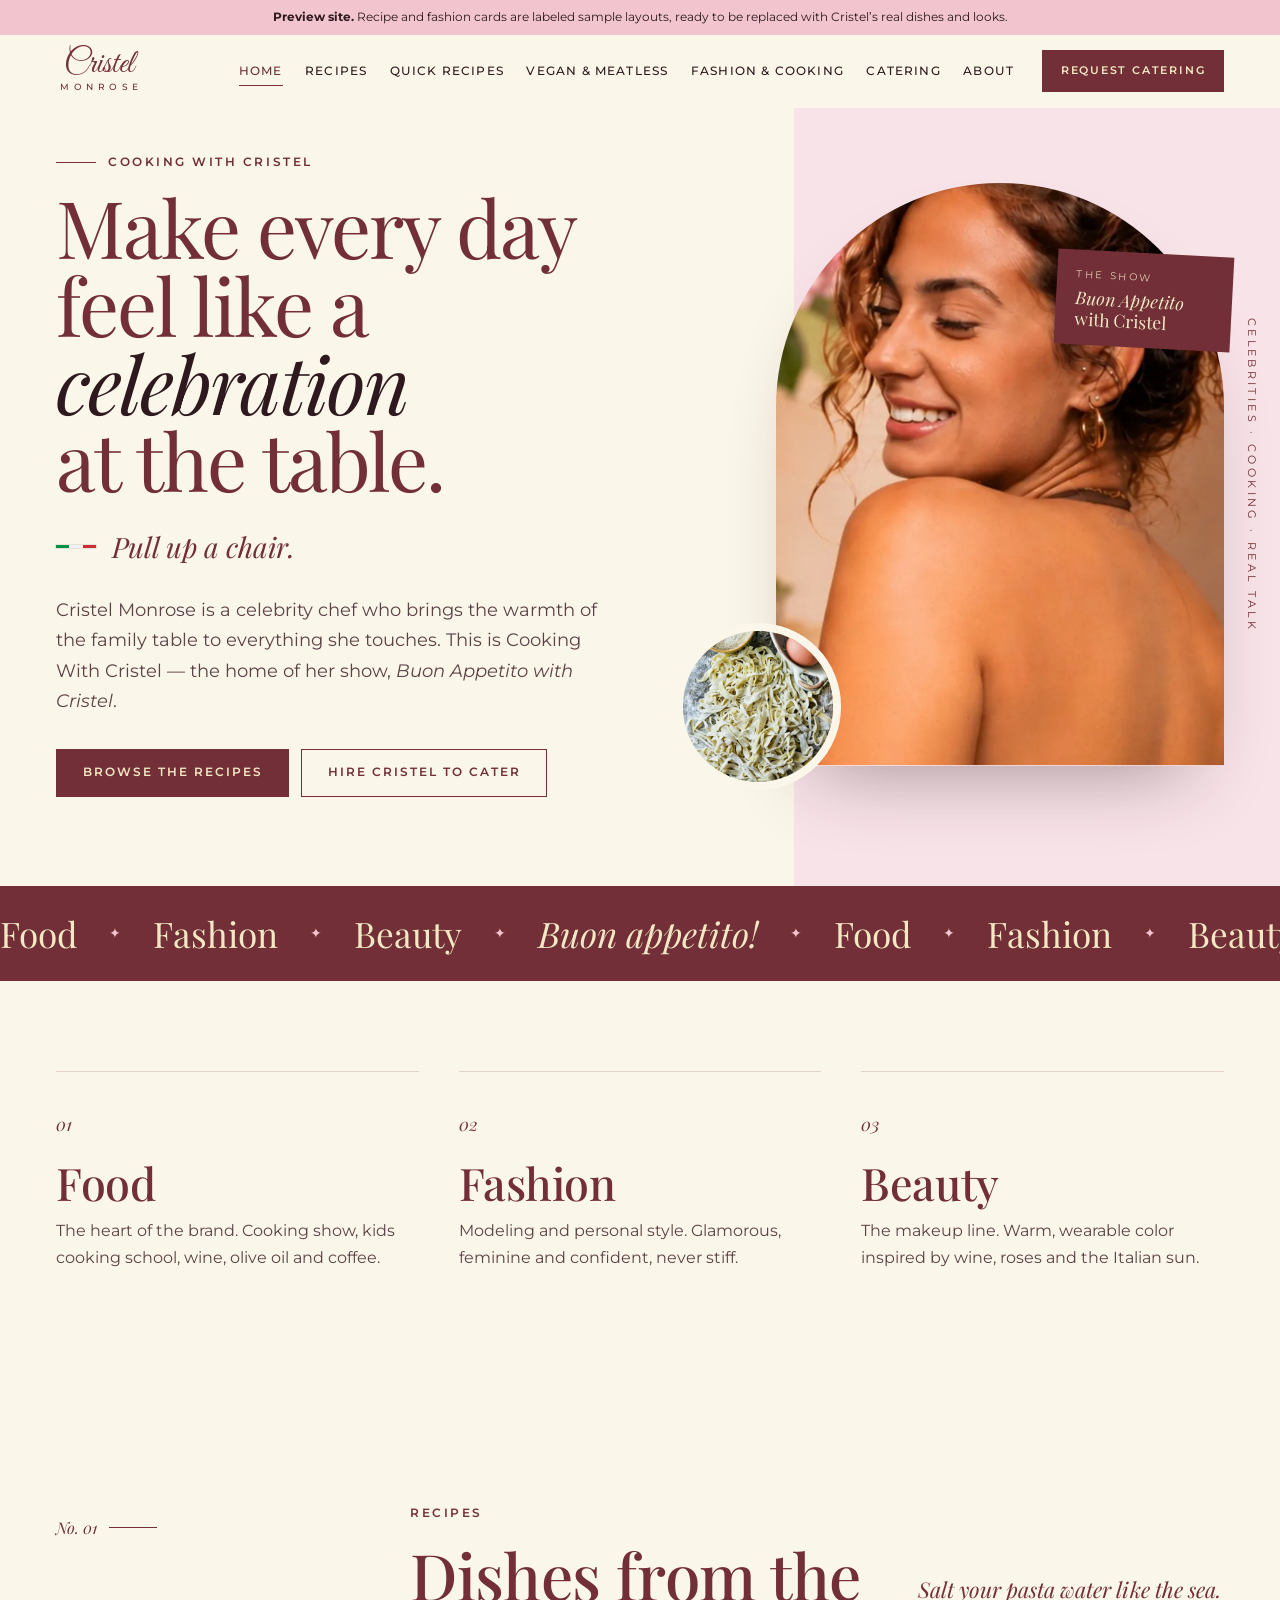
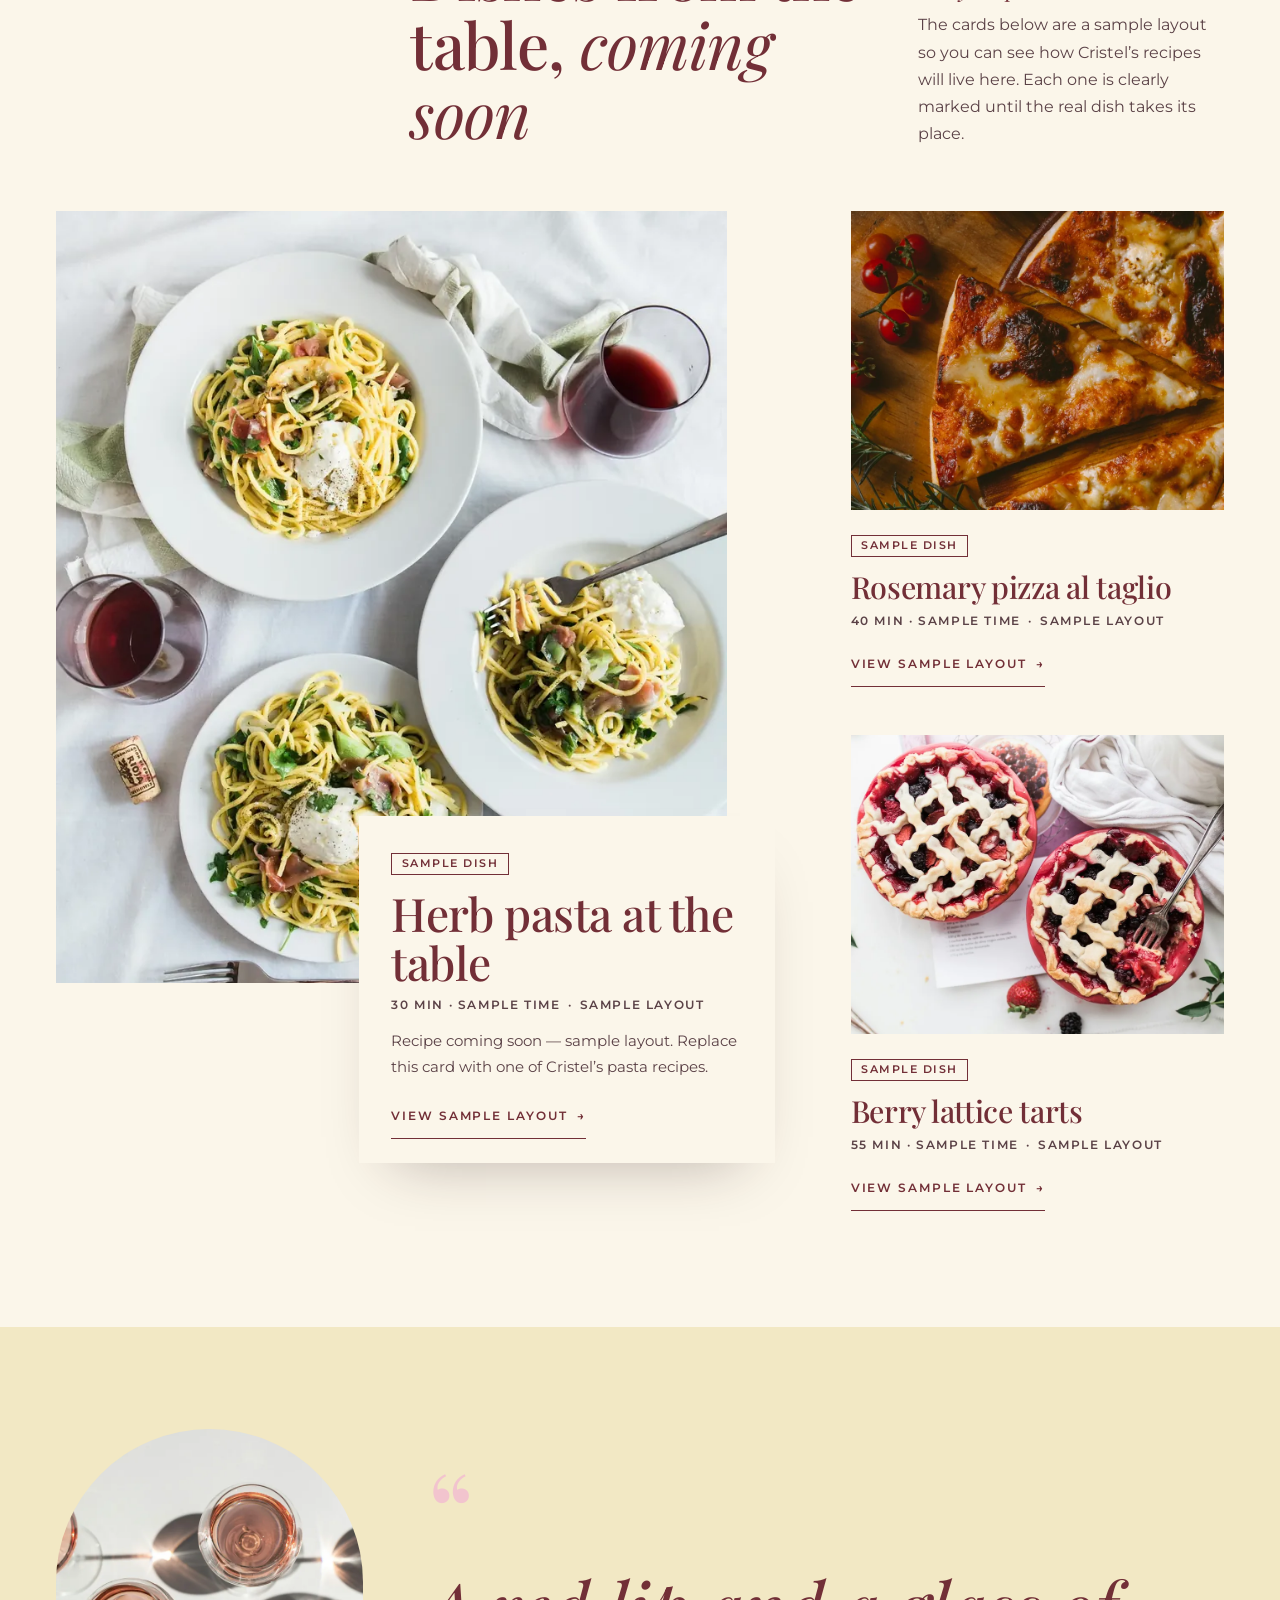
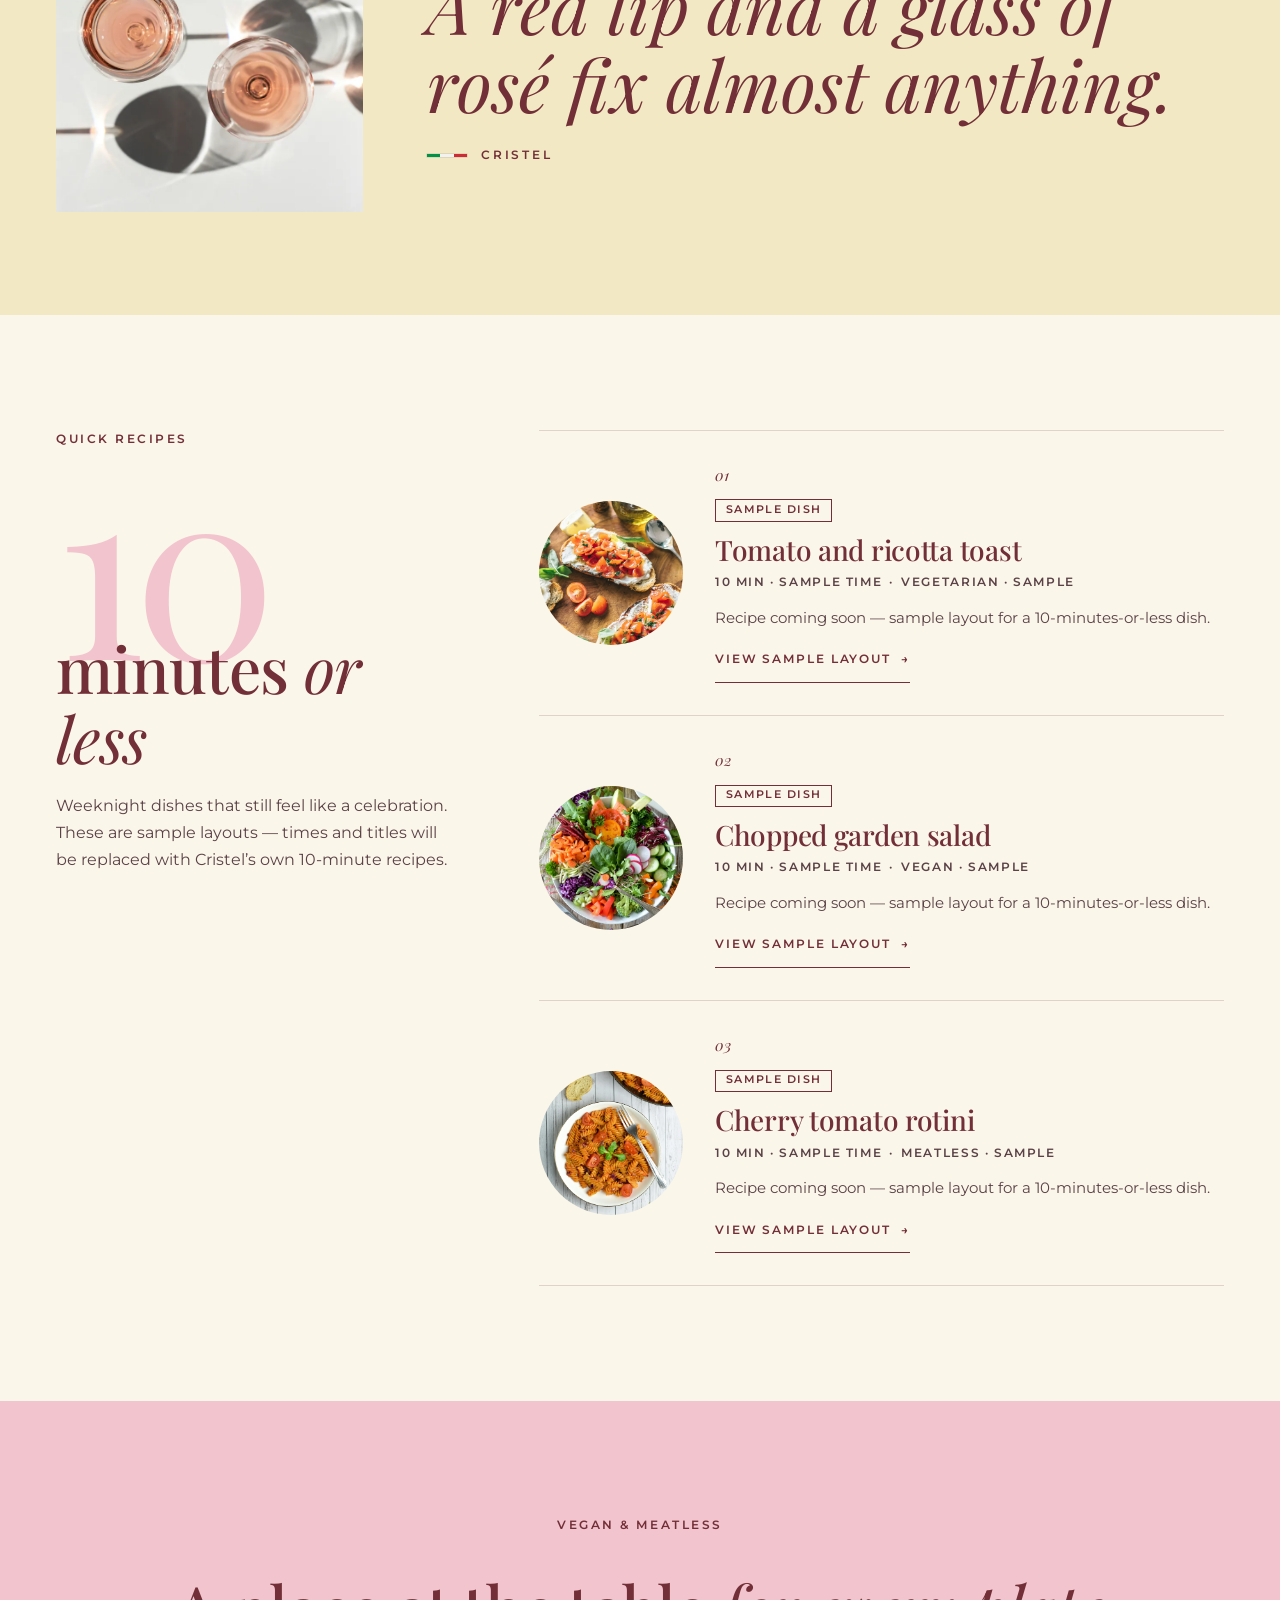
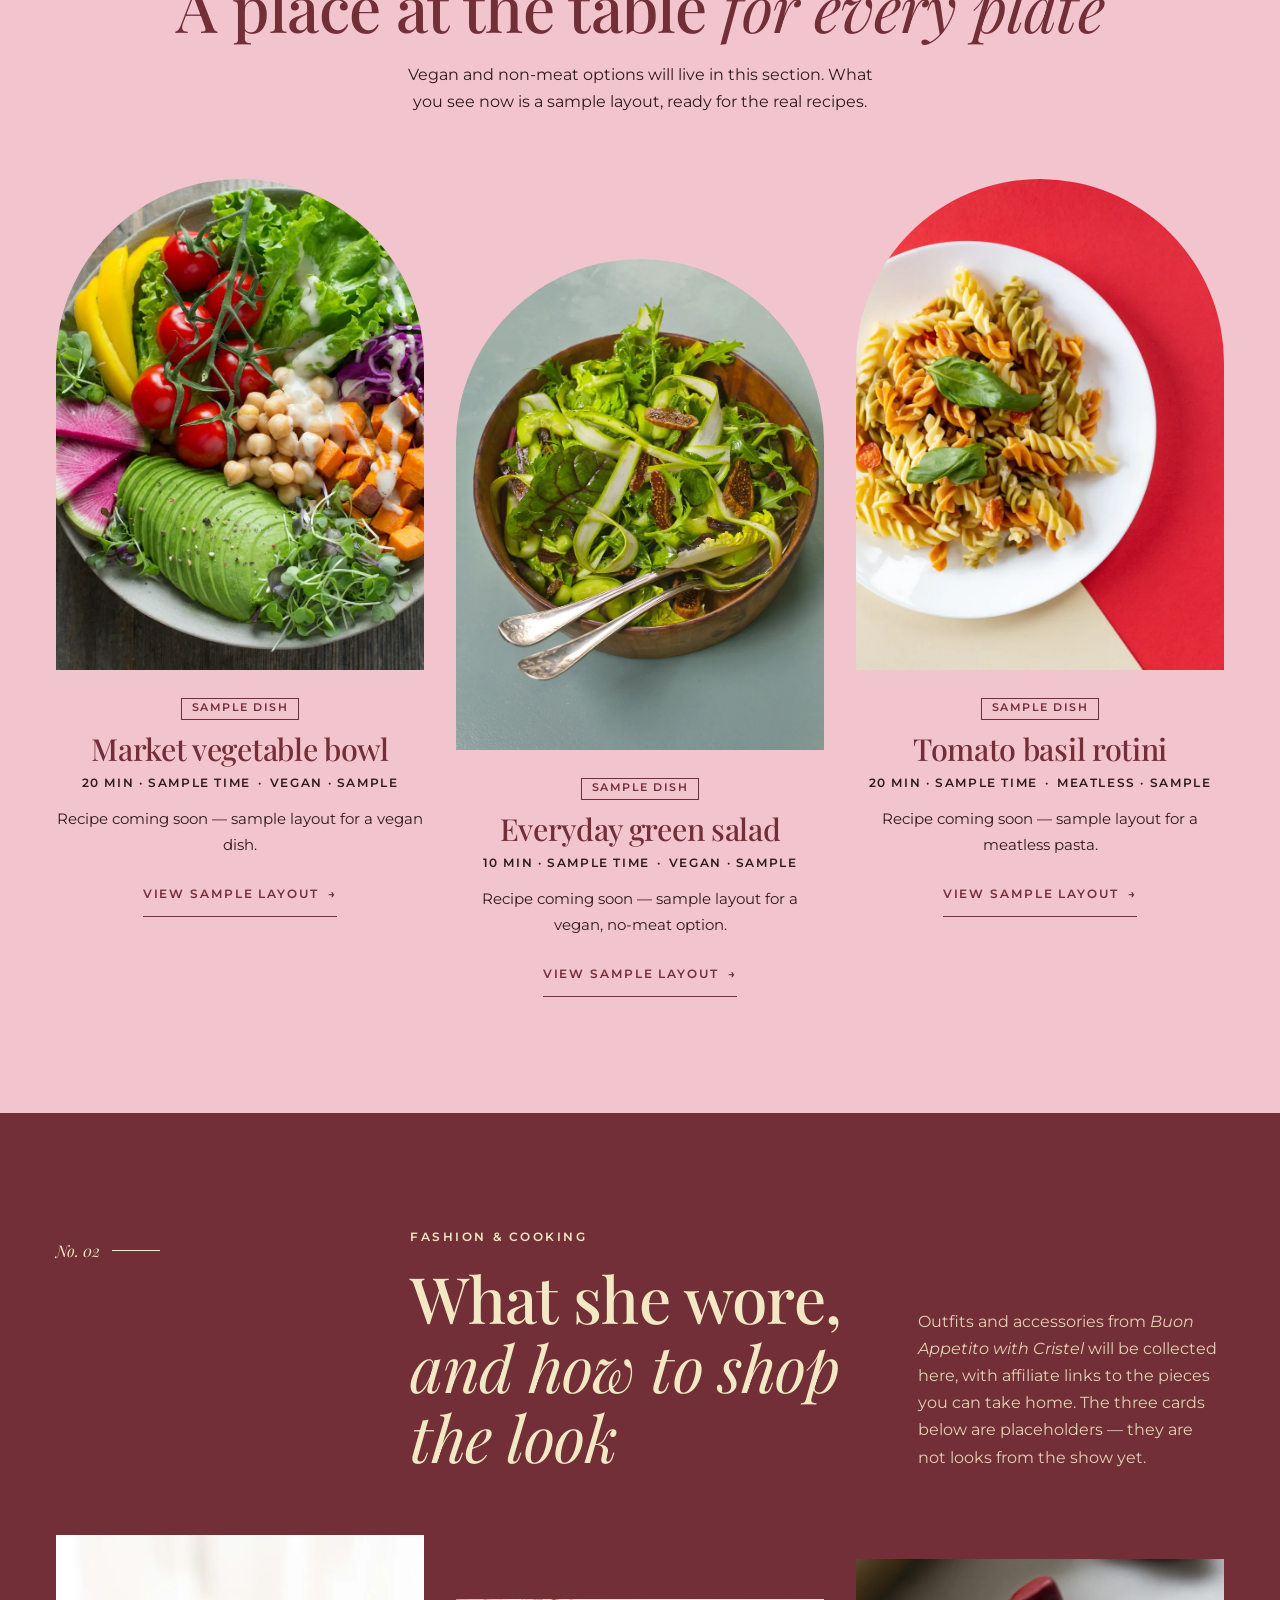
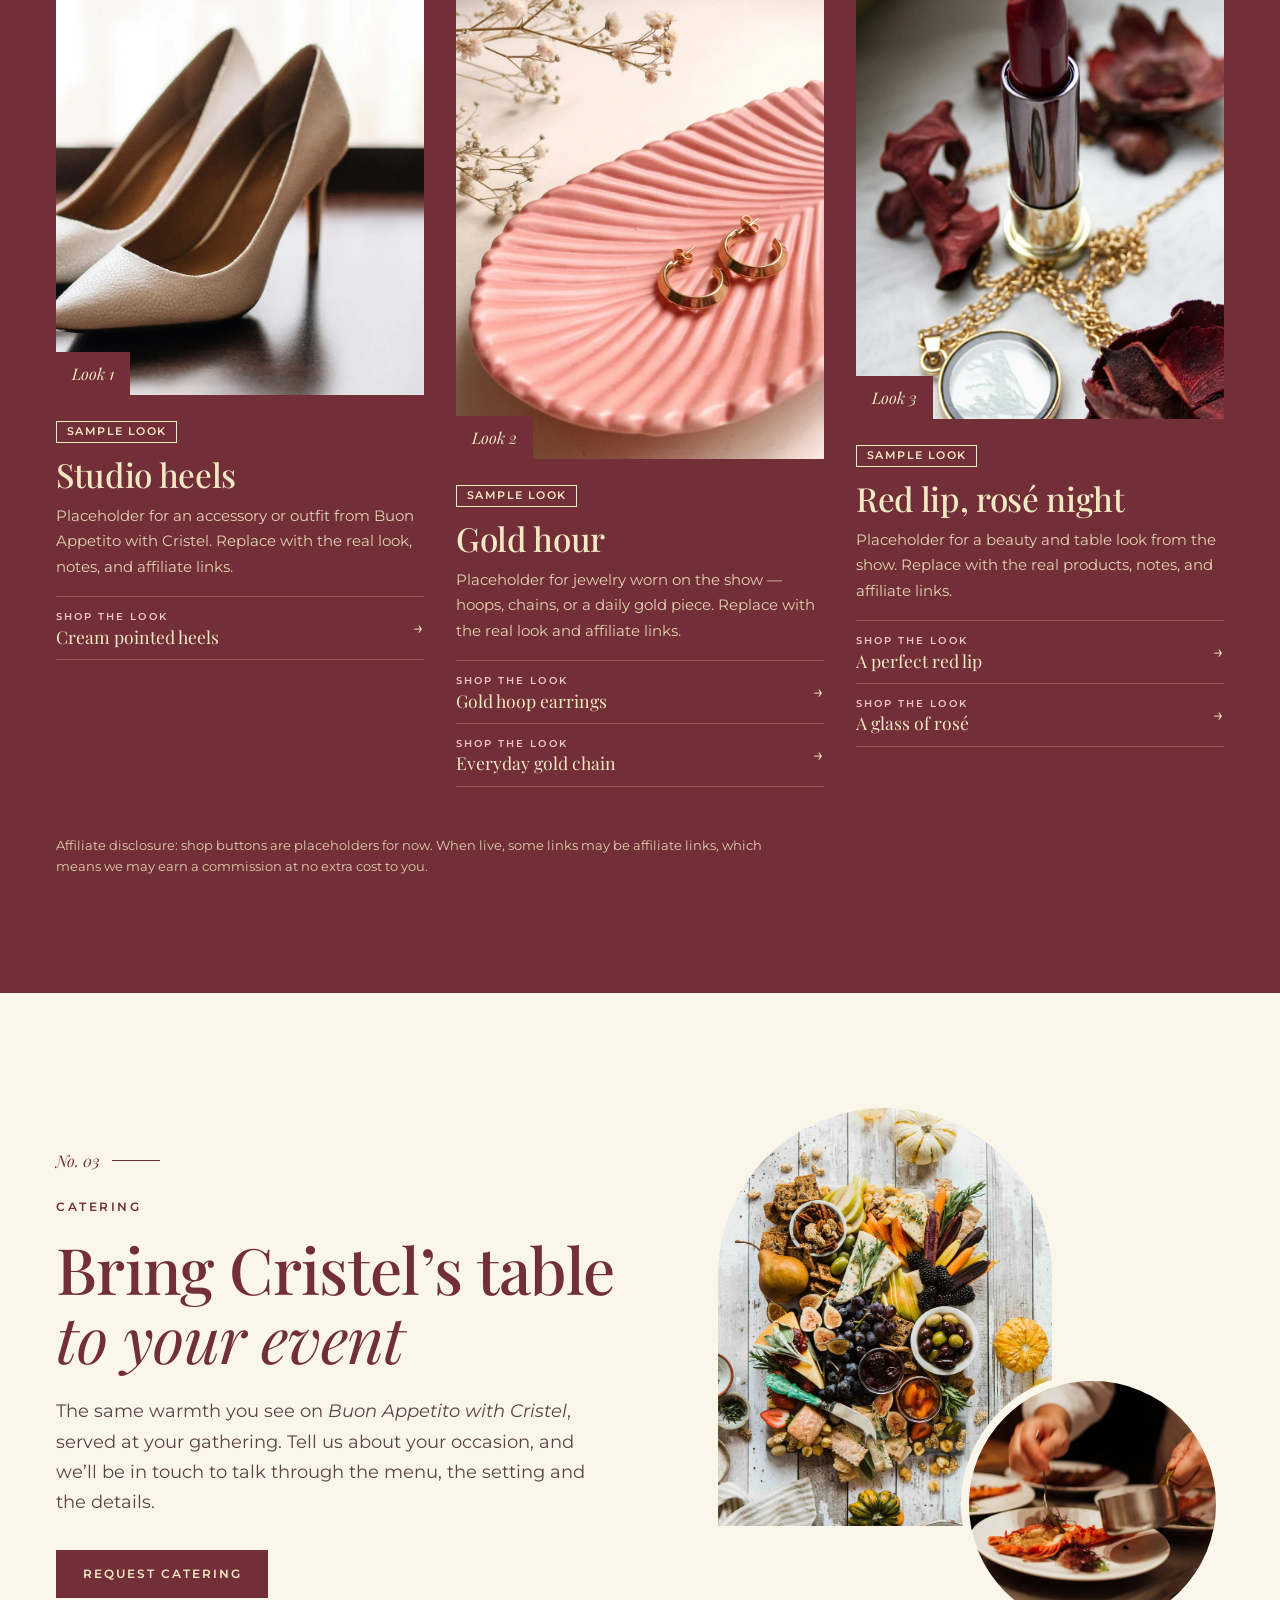
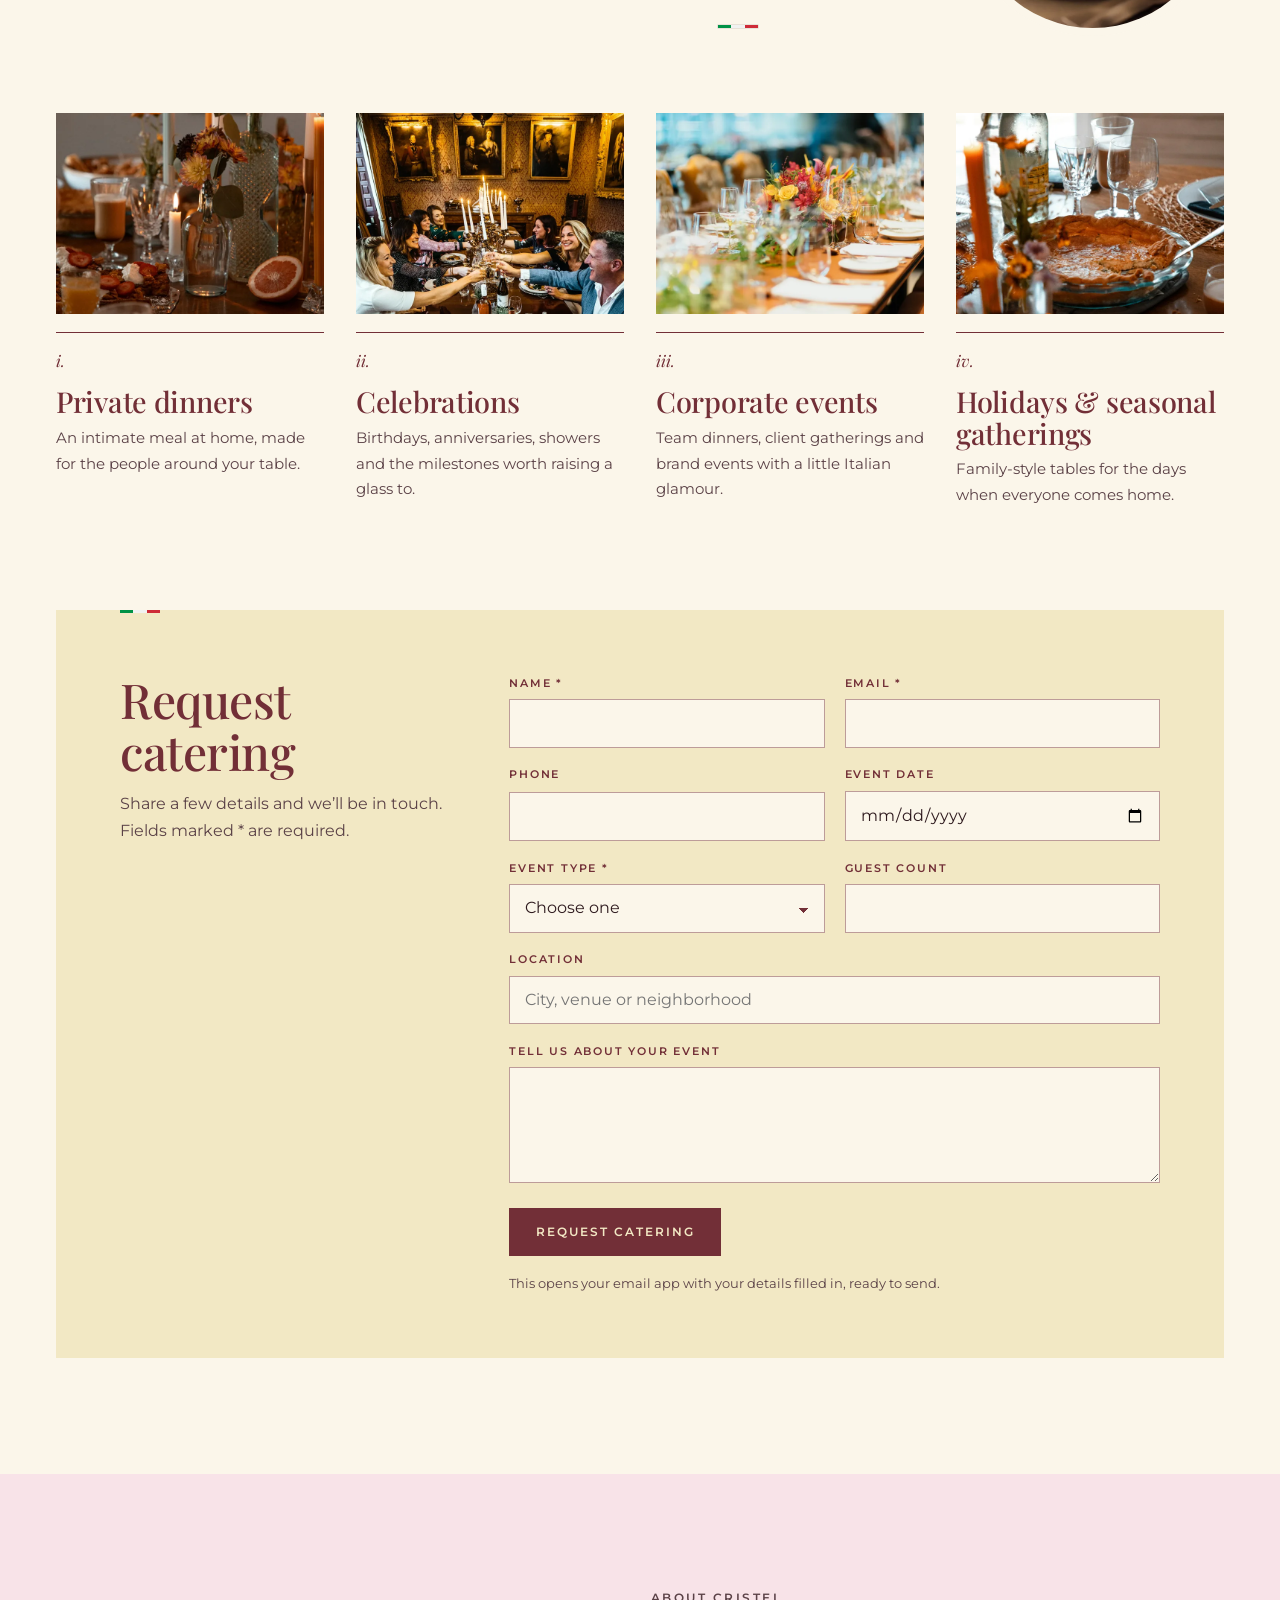
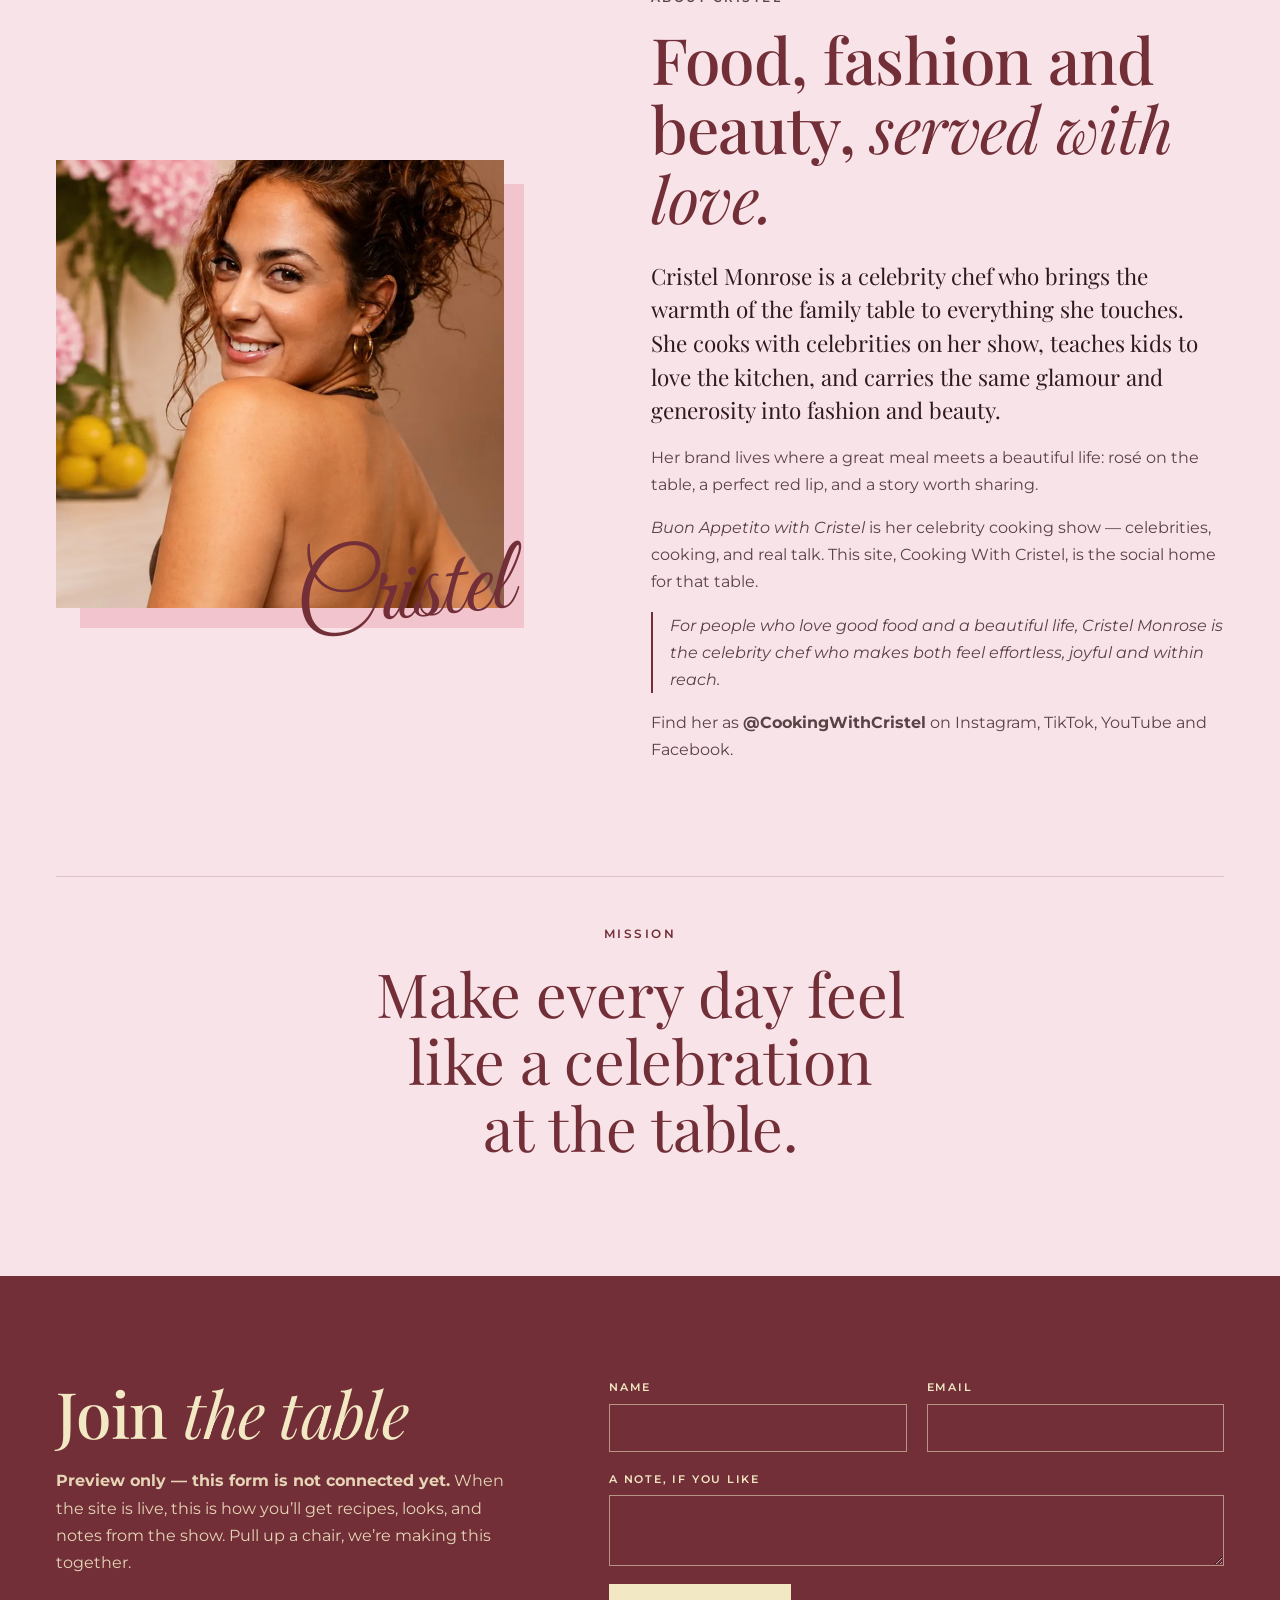
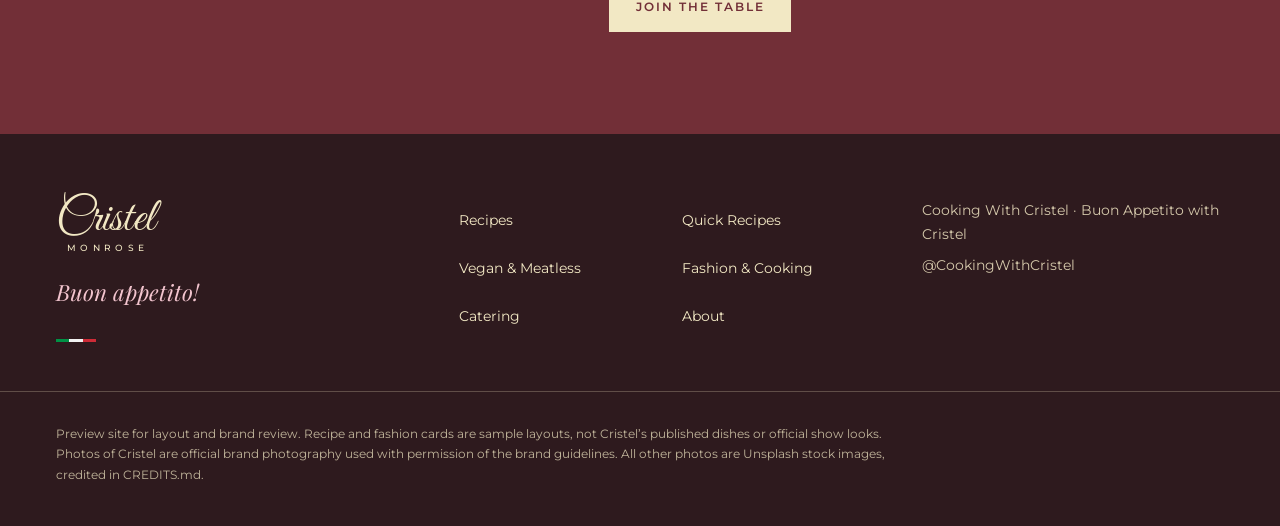
<file: index.html>
<!DOCTYPE html>
<html lang="en">
<head>
  <meta charset="utf-8">
  <meta name="viewport" content="width=device-width, initial-scale=1">
  <title>Cooking With Cristel | Buon Appetito with Cristel</title>
  <meta name="description" content="Cooking With Cristel is the home of Buon Appetito with Cristel. Celebrity chef Cristel Monrose brings food, fashion and beauty to the table. Pull up a chair.">
  <meta name="robots" content="noindex, nofollow">
  <meta name="theme-color" content="#722F37">
  <link rel="canonical" href="https://miezeer-tech.github.io/buon-appetito-with-cristel/">

  <meta property="og:type" content="website">
  <meta property="og:site_name" content="Cooking With Cristel">
  <meta property="og:title" content="Cooking With Cristel | Buon Appetito with Cristel">
  <meta property="og:description" content="Make every day feel like a celebration at the table. Pull up a chair.">
  <meta property="og:image" content="https://miezeer-tech.github.io/buon-appetito-with-cristel/assets/images/og-cover.png">
  <meta property="og:image:width" content="1200">
  <meta property="og:image:height" content="630">
  <meta property="og:image:alt" content="Cristel Monrose smiling over her shoulder beside the Cristel Monrose wordmark on a red wine panel.">
  <meta name="twitter:card" content="summary_large_image">
  <meta name="twitter:title" content="Cooking With Cristel | Buon Appetito with Cristel">
  <meta name="twitter:description" content="Make every day feel like a celebration at the table. Pull up a chair.">
  <meta name="twitter:image" content="https://miezeer-tech.github.io/buon-appetito-with-cristel/assets/images/og-cover.png">

  <link rel="icon" href="assets/icons/favicon.ico" sizes="any">
  <link rel="icon" type="image/png" sizes="32x32" href="assets/icons/favicon-32.png">
  <link rel="apple-touch-icon" href="assets/icons/apple-touch-icon.png">
  <link rel="manifest" href="manifest.webmanifest">

  <link rel="preconnect" href="https://fonts.googleapis.com">
  <link rel="preconnect" href="https://fonts.gstatic.com" crossorigin>
  <link rel="preload" as="style" href="https://fonts.googleapis.com/css2?family=Great+Vibes&family=Playfair+Display:ital,wght@0,400;0,500;0,600;1,400;1,500&family=Montserrat:ital,wght@0,400;0,500;0,600;1,400&display=swap">
  <link rel="stylesheet" href="https://fonts.googleapis.com/css2?family=Great+Vibes&family=Playfair+Display:ital,wght@0,400;0,500;0,600;1,400;1,500&family=Montserrat:ital,wght@0,400;0,500;0,600;1,400&display=swap">
  <link rel="preload" as="image" href="assets/images/cristel-hero.webp" imagesrcset="assets/images/cristel-hero-800.webp 800w, assets/images/cristel-hero.webp 1400w" imagesizes="(max-width: 899px) 90vw, 45vw">
  <link rel="stylesheet" href="css/styles.css?v=3">
  <script>document.documentElement.classList.add('js');</script>

  <script type="application/ld+json">
  {
    "@context": "https://schema.org",
    "@graph": [
      {
        "@type": "WebSite",
        "name": "Cooking With Cristel",
        "alternateName": ["Buon Appetito with Cristel", "Cristel Monrose"],
        "description": "The home of Buon Appetito with Cristel. Food, fashion and beauty, served with love.",
        "url": "https://miezeer-tech.github.io/buon-appetito-with-cristel/",
        "publisher": { "@id": "#cristel-monrose" }
      },
      {
        "@type": "Person",
        "@id": "#cristel-monrose",
        "name": "Cristel Monrose",
        "jobTitle": "Celebrity Chef",
        "description": "Cristel Monrose is a celebrity chef who brings the warmth of the family table to everything she touches. She cooks with celebrities on her show, teaches kids to love the kitchen, and carries the same glamour and generosity into fashion and beauty.",
        "sameAs": [
          "https://www.instagram.com/CookingWithCristel/"
        ]
      }
    ]
  }
  </script>
</head>
</head>
<body>
  <a class="skip-link" href="#main">Skip to content</a>
  <div id="live-region" aria-live="polite" aria-atomic="true"></div>

  <div class="preview-banner" role="status">
    <strong>Preview site.</strong> Recipe and fashion cards are labeled sample layouts, ready to be replaced with Cristel’s real dishes and looks.
  </div>

  <header class="site-header" id="site-header">
    <div class="header-inner">
      <a class="brand" href="#top" aria-label="Cristel Monrose, Cooking With Cristel, home">
        <span class="wordmark">
          <span class="wordmark-script">Cristel</span>
          <span class="wordmark-surname">Monrose</span>
        </span>
      </a>
      <nav class="site-nav" id="site-nav" aria-label="Primary">
        <ul>
          <li><a href="#top">Home</a></li>
          <li><a href="#recipes">Recipes</a></li>
          <li><a href="#quick-recipes">Quick Recipes</a></li>
          <li><a href="#vegan">Vegan &amp; Meatless</a></li>
          <li><a href="#fashion">Fashion &amp; Cooking</a></li>
          <li><a href="#catering">Catering</a></li>
          <li><a href="#about">About</a></li>
        </ul>
        <a class="btn btn-primary nav-cta" href="#catering-form">Request catering</a>
      </nav>
      <button class="nav-toggle" id="nav-toggle" type="button" aria-controls="site-nav" aria-expanded="false" aria-label="Open menu">
        <span class="nav-toggle-bar"></span>
        <span class="nav-toggle-bar"></span>
      </button>
    </div>
  </header>

  <main id="main">
    <!-- HERO -->
    <section class="hero" id="top" aria-labelledby="hero-heading">
      <div class="hero-grid">
        <div class="hero-copy">
          <p class="kicker"><span class="kicker-rule" aria-hidden="true"></span>Cooking With Cristel</p>
          <h1 id="hero-heading" class="display">
            <span class="line">Make every day</span>
            <span class="line">feel like a</span>
            <span class="line"><em>celebration</em></span>
            <span class="line">at the table.</span>
          </h1>
          <div class="hero-sub">
            <span class="flag-stripe" aria-hidden="true"></span>
            <p class="pull-up">Pull up a chair.</p>
          </div>
          <p class="lede">Cristel Monrose is a celebrity chef who brings the warmth of the family table to everything she touches. This is Cooking With Cristel — the home of her show, <em>Buon Appetito with Cristel</em>.</p>
          <div class="btn-row">
            <a class="btn btn-primary" href="#recipes">Browse the recipes</a>
            <a class="btn btn-ghost" href="#catering">Hire Cristel to cater</a>
          </div>
        </div>
        <div class="hero-visual">
          <figure class="hero-photo">
            <img
              src="assets/images/cristel-hero.webp"
              srcset="assets/images/cristel-hero-800.webp 800w, assets/images/cristel-hero.webp 1400w"
              sizes="(max-width: 899px) 90vw, 45vw"
              width="1400"
              height="2291"
              fetchpriority="high"
              alt="Cristel Monrose looking over her shoulder and smiling, with pink hydrangeas behind her.">
          </figure>
          <figure class="hero-prop" aria-hidden="true">
            <img src="assets/images/hero-fresh-pasta.webp" width="420" height="420" alt="">
          </figure>
          <p class="hero-vertical" aria-hidden="true">Celebrities · Cooking · Real Talk</p>
          <div class="hero-badge">
            <span class="hero-badge-small">The show</span>
            <span class="hero-badge-title"><em>Buon Appetito</em> with Cristel</span>
          </div>
        </div>
      </div>
    </section>

    <!-- RIBBON -->
    <div class="ribbon" aria-hidden="true">
      <div class="ribbon-track">
        <span>Food</span><i>✦</i><span>Fashion</span><i>✦</i><span>Beauty</span><i>✦</i><span><em>Buon appetito!</em></span><i>✦</i>
        <span>Food</span><i>✦</i><span>Fashion</span><i>✦</i><span>Beauty</span><i>✦</i><span><em>Buon appetito!</em></span><i>✦</i>
        <span>Food</span><i>✦</i><span>Fashion</span><i>✦</i><span>Beauty</span><i>✦</i><span><em>Buon appetito!</em></span><i>✦</i>
      </div>
    </div>

    <!-- PILLARS -->
    <section class="pillars" aria-labelledby="pillars-heading">
      <div class="wrap">
        <h2 id="pillars-heading" class="sr-only">Brand pillars</h2>
        <ol class="pillar-list">
          <li class="pillar reveal">
            <span class="pillar-num" aria-hidden="true">01</span>
            <h3>Food</h3>
            <p>The heart of the brand. Cooking show, kids cooking school, wine, olive oil and coffee.</p>
          </li>
          <li class="pillar reveal">
            <span class="pillar-num" aria-hidden="true">02</span>
            <h3>Fashion</h3>
            <p>Modeling and personal style. Glamorous, feminine and confident, never stiff.</p>
          </li>
          <li class="pillar reveal">
            <span class="pillar-num" aria-hidden="true">03</span>
            <h3>Beauty</h3>
            <p>The makeup line. Warm, wearable color inspired by wine, roses and the Italian sun.</p>
          </li>
        </ol>
      </div>
    </section>

    <!-- RECIPES -->
    <section class="section section-recipes" id="recipes" aria-labelledby="recipes-heading">
      <div class="wrap">
        <header class="section-head reveal">
          <p class="section-no" aria-hidden="true">No. 01</p>
          <div>
            <p class="eyebrow">Recipes</p>
            <h2 id="recipes-heading" class="h-section">Dishes from the table, <em>coming soon</em></h2>
          </div>
          <p class="section-intro"><span class="voice">Salt your pasta water like the sea.</span> The cards below are a sample layout so you can see how Cristel’s recipes will live here. Each one is clearly marked until the real dish takes its place.</p>
        </header>
        <div id="recipes-grid"></div>
      </div>
    </section>

    <!-- QUOTE -->
    <section class="quote-band" aria-label="A word from Cristel">
      <div class="wrap quote-grid">
        <figure class="quote-prop reveal" aria-hidden="true">
          <img src="assets/images/quote-rose-glasses.webp" width="720" height="900" alt="" loading="lazy" decoding="async">
        </figure>
        <blockquote class="reveal">
          <p>A red lip and a glass of rosé fix almost anything.</p>
          <footer><span class="flag-stripe" aria-hidden="true"></span> Cristel</footer>
        </blockquote>
      </div>
    </section>

    <!-- QUICK -->
    <section class="section section-quick" id="quick-recipes" aria-labelledby="quick-heading">
      <div class="wrap quick-layout">
        <header class="quick-head reveal">
          <p class="eyebrow">Quick Recipes</p>
          <p class="big-ten" aria-hidden="true">10</p>
          <h2 id="quick-heading" class="h-section">minutes <em>or less</em></h2>
          <p class="section-intro">Weeknight dishes that still feel like a celebration. These are sample layouts — times and titles will be replaced with Cristel’s own 10-minute recipes.</p>
        </header>
        <div id="quick-grid"></div>
      </div>
    </section>

    <!-- VEGAN -->
    <section class="section section-rose" id="vegan" aria-labelledby="vegan-heading">
      <div class="wrap">
        <header class="section-head section-head-center reveal">
          <p class="eyebrow">Vegan &amp; Meatless</p>
          <h2 id="vegan-heading" class="h-section">A place at the table <em>for every plate</em></h2>
          <p class="section-intro">Vegan and non-meat options will live in this section. What you see now is a sample layout, ready for the real recipes.</p>
        </header>
        <p class="rail-hint" aria-hidden="true">Swipe for more <span>→</span></p>
        <div id="vegan-grid"></div>
      </div>
    </section>

    <!-- FASHION -->
    <section class="section section-wine" id="fashion" aria-labelledby="fashion-heading">
      <div class="wrap">
        <header class="section-head reveal">
          <p class="section-no" aria-hidden="true">No. 02</p>
          <div>
            <p class="eyebrow">Fashion &amp; Cooking</p>
            <h2 id="fashion-heading" class="h-section">What she wore, <em>and how to shop the look</em></h2>
          </div>
          <p class="section-intro">Outfits and accessories from <em>Buon Appetito with Cristel</em> will be collected here, with affiliate links to the pieces you can take home. The three cards below are placeholders — they are not looks from the show yet.</p>
        </header>
        <p class="rail-hint" aria-hidden="true">Swipe for more <span>→</span></p>
        <div id="looks-grid"></div>
      </div>
    </section>

    <!-- CATERING -->
    <section class="section section-catering" id="catering" aria-labelledby="catering-heading">
      <div class="wrap">
        <div class="catering-intro">
          <div class="catering-copy reveal">
            <p class="section-no" aria-hidden="true">No. 03</p>
            <p class="eyebrow">Catering</p>
            <h2 id="catering-heading" class="h-section">Bring Cristel’s table <em>to your event</em></h2>
            <p class="lede">The same warmth you see on <em>Buon Appetito with Cristel</em>, served at your gathering. Tell us about your occasion, and we’ll be in touch to talk through the menu, the setting and the details.</p>
            <a class="btn btn-primary" href="#catering-form">Request catering</a>
          </div>
          <div class="catering-visual reveal">
            <figure class="cat-img cat-img-a"><img src="assets/images/catering-grazing-table.webp" width="900" height="1125" alt="Stock photo: an overhead view of a grazing table with cheeses, figs, grapes, crackers and roasted vegetables." loading="lazy" decoding="async"></figure>
            <figure class="cat-img cat-img-b"><img src="assets/images/catering-chef-plating.webp" width="640" height="640" alt="Stock photo: a chef in whites finishing plates for guests." loading="lazy" decoding="async"></figure>
            <span class="flag-stripe" aria-hidden="true"></span>
          </div>
        </div>

        <h3 class="sr-only">Events Cristel can cater</h3>
        <ul class="event-types">
          <li class="reveal">
            <figure class="event-img"><img src="assets/images/event-private-dinner.webp" width="720" height="540" alt="Stock photo: a candlelit dinner table set with plates, glasses and flowers." loading="lazy" decoding="async"></figure>
            <span class="event-num" aria-hidden="true">i.</span>
            <h4>Private dinners</h4>
            <p>An intimate meal at home, made for the people around your table.</p>
          </li>
          <li class="reveal">
            <figure class="event-img"><img src="assets/images/event-celebration.webp" width="720" height="540" alt="Stock photo: friends raising their glasses in a toast around a dinner table." loading="lazy" decoding="async"></figure>
            <span class="event-num" aria-hidden="true">ii.</span>
            <h4>Celebrations</h4>
            <p>Birthdays, anniversaries, showers and the milestones worth raising a glass to.</p>
          </li>
          <li class="reveal">
            <figure class="event-img"><img src="assets/images/event-corporate.webp" width="720" height="540" alt="Stock photo: a long banquet table set with white linens, glassware and a floral centerpiece." loading="lazy" decoding="async"></figure>
            <span class="event-num" aria-hidden="true">iii.</span>
            <h4>Corporate events</h4>
            <p>Team dinners, client gatherings and brand events with a little Italian glamour.</p>
          </li>
          <li class="reveal">
            <figure class="event-img"><img src="assets/images/event-holiday.webp" width="720" height="540" alt="Stock photo: a festive table with candles, citrus and a baked dish ready to share." loading="lazy" decoding="async"></figure>
            <span class="event-num" aria-hidden="true">iv.</span>
            <h4>Holidays &amp; seasonal gatherings</h4>
            <p>Family-style tables for the days when everyone comes home.</p>
          </li>
        </ul>

        <div class="catering-form-wrap" id="catering-form">
          <div class="catering-form-head">
            <h3>Request catering</h3>
            <p>Share a few details and we’ll be in touch. Fields marked <span aria-hidden="true">*</span><span class="sr-only">with an asterisk</span> are required.</p>
          </div>
          <form id="catering-inquiry" class="form-grid" action="#" method="post" novalidate>
            <div class="field">
              <label for="cat-name">Name <span aria-hidden="true">*</span></label>
              <input id="cat-name" name="name" type="text" autocomplete="name" required aria-describedby="cat-name-err">
              <p class="field-error" id="cat-name-err" hidden>Please add your name.</p>
            </div>
            <div class="field">
              <label for="cat-email">Email <span aria-hidden="true">*</span></label>
              <input id="cat-email" name="email" type="email" inputmode="email" autocomplete="email" required aria-describedby="cat-email-err">
              <p class="field-error" id="cat-email-err" hidden>Please add an email like name@example.com.</p>
            </div>
            <div class="field">
              <label for="cat-phone">Phone</label>
              <input id="cat-phone" name="phone" type="tel" inputmode="tel" autocomplete="tel">
            </div>
            <div class="field">
              <label for="cat-date">Event date</label>
              <input id="cat-date" name="event_date" type="date" autocomplete="off">
            </div>
            <div class="field">
              <label for="cat-type">Event type <span aria-hidden="true">*</span></label>
              <select id="cat-type" name="event_type" required aria-describedby="cat-type-err">
                <option value="">Choose one</option>
                <option>Private dinner</option>
                <option>Celebration</option>
                <option>Corporate event</option>
                <option>Holiday or seasonal gathering</option>
                <option>Something else</option>
              </select>
              <p class="field-error" id="cat-type-err" hidden>Please choose an event type.</p>
            </div>
            <div class="field">
              <label for="cat-guests">Guest count</label>
              <input id="cat-guests" name="guests" type="number" inputmode="numeric" min="1" step="1" autocomplete="off">
            </div>
            <div class="field field-full">
              <label for="cat-location">Location</label>
              <input id="cat-location" name="location" type="text" autocomplete="address-level2" placeholder="City, venue or neighborhood">
            </div>
            <div class="field field-full">
              <label for="cat-message">Tell us about your event</label>
              <textarea id="cat-message" name="message" rows="4" autocomplete="off"></textarea>
            </div>
            <div class="field-full form-actions">
              <button class="btn btn-primary" type="submit">Request catering</button>
              <p class="form-hint">This opens your email app with your details filled in, ready to send.</p>
            </div>
            <p class="form-status field-full" id="catering-status" hidden></p>
          </form>
        </div>
      </div>
    </section>

    <!-- ABOUT -->
    <section class="section section-about" id="about" aria-labelledby="about-heading">
      <div class="wrap about-grid">
        <div class="about-visual reveal">
          <figure class="about-photo">
            <img
              src="assets/images/cristel-about.webp"
              width="890"
              height="890"
              alt="Cristel Monrose smiling at the camera, with pink hydrangeas and a jar of lemons behind her."
              loading="lazy"
              decoding="async">
          </figure>
          <p class="about-signature" aria-hidden="true">Cristel</p>
        </div>
        <div class="about-copy reveal">
          <p class="eyebrow">About Cristel</p>
          <h2 id="about-heading" class="h-section">Food, fashion and beauty, <em>served with love.</em></h2>
          <p class="about-lead">Cristel Monrose is a celebrity chef who brings the warmth of the family table to everything she touches. She cooks with celebrities on her show, teaches kids to love the kitchen, and carries the same glamour and generosity into fashion and beauty.</p>
          <p>Her brand lives where a great meal meets a beautiful life: rosé on the table, a perfect red lip, and a story worth sharing.</p>
          <p><em>Buon Appetito with Cristel</em> is her celebrity cooking show — celebrities, cooking, and real talk. This site, Cooking With Cristel, is the social home for that table.</p>
          <p class="positioning">For people who love good food and a beautiful life, Cristel Monrose is the celebrity chef who makes both feel effortless, joyful and within reach.</p>
          <p>Find her as <strong>@CookingWithCristel</strong> on Instagram, TikTok, YouTube and Facebook.</p>
        </div>
      </div>
      <div class="wrap">
        <aside class="mission reveal" aria-label="Mission">
          <p class="eyebrow">Mission</p>
          <p class="mission-text">Make every day feel like a celebration at the table.</p>
        </aside>
      </div>
    </section>

    <!-- JOIN -->
    <section class="join" aria-labelledby="join-heading">
      <div class="wrap join-grid" id="join">
        <div class="join-copy">
          <h2 id="join-heading" class="h-section">Join <em>the table</em></h2>
          <p class="form-note"><strong>Preview only — this form is not connected yet.</strong> When the site is live, this is how you’ll get recipes, looks, and notes from the show. Pull up a chair, we’re making this together.</p>
        </div>
        <form id="join-form" class="join-form" action="#" method="post" novalidate>
          <div class="field">
            <label for="join-name">Name</label>
            <input id="join-name" name="name" type="text" autocomplete="name" required>
          </div>
          <div class="field">
            <label for="join-email">Email</label>
            <input id="join-email" name="email" type="email" inputmode="email" autocomplete="email" required>
          </div>
          <div class="field field-full">
            <label for="join-note">A note, if you like <span class="sr-only">(optional)</span></label>
            <textarea id="join-note" name="note" rows="2" autocomplete="off"></textarea>
          </div>
          <div class="field-full">
            <button class="btn btn-light" type="submit">Join the table</button>
          </div>
          <p class="form-status field-full" id="form-status" hidden></p>
        </form>
      </div>
    </section>
  </main>

  <footer class="site-footer">
    <div class="wrap footer-grid">
      <div>
        <span class="wordmark wordmark-on-dark">
          <span class="wordmark-script">Cristel</span>
          <span class="wordmark-surname">Monrose</span>
        </span>
        <p class="signoff">Buon appetito!</p>
        <span class="flag-stripe" aria-hidden="true"></span>
      </div>
      <nav aria-label="Footer">
        <ul class="footer-links">
          <li><a href="#recipes">Recipes</a></li>
          <li><a href="#quick-recipes">Quick Recipes</a></li>
          <li><a href="#vegan">Vegan &amp; Meatless</a></li>
          <li><a href="#fashion">Fashion &amp; Cooking</a></li>
          <li><a href="#catering">Catering</a></li>
          <li><a href="#about">About</a></li>
        </ul>
      </nav>
      <div class="footer-meta">
        <p>Cooking With Cristel · Buon Appetito with Cristel</p>
        <p>@CookingWithCristel</p>
      </div>
    </div>
    <div class="wrap">
      <p class="footer-fine">Preview site for layout and brand review. Recipe and fashion cards are sample layouts, not Cristel’s published dishes or official show looks. Photos of Cristel are official brand photography used with permission of the brand guidelines. All other photos are Unsplash stock images, credited in CREDITS.md.</p>
    </div>
  </footer>

  <dialog class="recipe-dialog" id="recipe-dialog" aria-labelledby="recipe-dialog-title">
    <div class="recipe-dialog-inner">
      <div class="dialog-top">
        <h2 id="recipe-dialog-title">Recipe</h2>
        <button class="icon-close" id="recipe-dialog-close" type="button" aria-label="Close">×</button>
      </div>
      <div id="recipe-dialog-body"></div>
    </div>
  </dialog>

  <script src="js/data.js?v=3"></script>
  <script src="js/app.js?v=3"></script>
</body>
</html>
</file>
<file: css/styles.css>
/* Cooking With Cristel — editorial redesign (v2)
   Tokens follow the official Cristel Monrose brand guidelines v1.0, Nov 2026.
   Direction: Italian-hospitality magazine. Boldness lives in the display type
   and the overlapping hero; everything else stays quiet. */

:root {
  /* Brand palette */
  --rose: #F2C4CE;
  --red-wine: #722F37;
  --white-wine: #F2E8C4;
  --cellar: #2E1A1E;
  /* Italian flag: stripe accent only */
  --italian-green: #009246;
  --italian-white: #F1F2F1;
  --italian-red: #CE2B37;
  /* Neutrals derived from the palette */
  --paper: #FBF6EA;          /* lightened White Wine */
  --rose-soft: #F8E3E8;      /* lightened Rosé */
  --wine-deep: #5A242B;      /* darkened Red Wine */
  --ink-soft: #5B4247;       /* Cellar at reading weight, AA on paper */
  --line: rgba(114, 47, 55, 0.18);
  --line-light: rgba(242, 232, 196, 0.25);

  --font-script: "Great Vibes", Georgia, cursive;
  --font-display: "Playfair Display", Georgia, "Times New Roman", serif;
  --font-body: "Montserrat", Arial, sans-serif;

  --s1: 0.25rem; --s2: 0.5rem; --s3: 0.75rem; --s4: 1rem; --s5: 1.5rem;
  --s6: 2rem; --s7: 3rem; --s8: 4.5rem; --s9: 7rem;

  --gutter: clamp(1.25rem, 5vw, 3.5rem);
  --max: 80rem;
  --radius: 4px;
  --arch: 999px 999px 0 0;
  --header-h: 4.5rem;
  --ease: cubic-bezier(.2, .7, .2, 1);
  --focus: 0 0 0 3px var(--paper), 0 0 0 5px var(--red-wine);
}

*, *::before, *::after { box-sizing: border-box; }
html { scroll-behavior: smooth; scroll-padding-top: calc(var(--header-h) + 1rem); -webkit-text-size-adjust: 100%; }
html, body { margin: 0; padding: 0; }
body {
  font-family: var(--font-body);
  font-size: 1rem;
  line-height: 1.7;
  color: var(--cellar);
  background: var(--paper);
  overflow-x: clip;
}
body.nav-open { overflow: hidden; }
img { max-width: 100%; height: auto; display: block; }
figure { margin: 0; }
h1, h2, h3, h4 { font-family: var(--font-display); font-weight: 500; line-height: 1.08; margin: 0; color: var(--red-wine); letter-spacing: -0.01em; }
p { margin: 0 0 var(--s4); }
em { font-style: italic; }
a { color: var(--red-wine); text-underline-offset: 0.2em; text-decoration-thickness: 1px; }
:focus-visible { outline: 2px solid var(--red-wine); outline-offset: 3px; }
.section-wine :focus-visible, .join :focus-visible, .site-footer :focus-visible, .ribbon :focus-visible { outline-color: var(--white-wine); }

.wrap { width: 100%; max-width: var(--max); margin-inline: auto; padding-inline: var(--gutter); }

.skip-link {
  position: absolute; left: 1rem; top: -100px; z-index: 1000;
  background: var(--red-wine); color: var(--white-wine);
  padding: .75rem 1.25rem; font-weight: 600; text-decoration: none;
}
.skip-link:focus { top: 1rem; }

.sr-only, .visually-hidden {
  position: absolute; width: 1px; height: 1px; padding: 0; margin: -1px;
  overflow: hidden; clip: rect(0,0,0,0); white-space: nowrap; border: 0;
}
#live-region { position: absolute; width: 1px; height: 1px; overflow: hidden; clip: rect(0,0,0,0); }

/* Italian stripe — small accent only */
.flag-stripe {
  display: inline-block; width: 2.5rem; height: 3px; flex: none; box-shadow: 0 0 0 .5px rgba(46,26,30,.18);
  background: linear-gradient(to right, var(--italian-green) 0 33.34%, var(--italian-white) 33.34% 66.67%, var(--italian-red) 66.67% 100%);
}

/* Type helpers */
.eyebrow, .kicker {
  font-family: var(--font-body); font-size: .72rem; font-weight: 600;
  letter-spacing: .22em; text-transform: uppercase; color: var(--red-wine); margin: 0 0 var(--s4);
}
.kicker { display: flex; align-items: center; gap: .75rem; }
.kicker-rule { width: 2.5rem; height: 1px; background: currentColor; }
.h-section { font-size: clamp(2.1rem, 5.2vw, 4rem); }
.h-section em { font-weight: 400; }
.lede { font-size: clamp(1rem, 1.4vw, 1.12rem); color: var(--ink-soft); max-width: 34rem; }
.section-intro { color: var(--ink-soft); max-width: 30rem; margin: 0; }
.voice { display: block; font-family: var(--font-display); font-style: italic; font-size: 1.35rem; color: var(--red-wine); margin-bottom: .5rem; line-height: 1.3; }

/* Buttons */
.btn {
  display: inline-flex; align-items: center; justify-content: center; gap: .6rem;
  min-height: 48px; padding: .85rem 1.6rem;
  font: 600 .78rem/1 var(--font-body); letter-spacing: .16em; text-transform: uppercase;
  text-decoration: none; border: 1px solid var(--red-wine); border-radius: 0;
  cursor: pointer; transition: background-color .3s var(--ease), color .3s var(--ease), transform .3s var(--ease);
}
.btn-primary { background: var(--red-wine); color: var(--white-wine); }
.btn-primary:hover { background: var(--wine-deep); }
.btn-ghost { background: transparent; color: var(--red-wine); }
.btn-ghost:hover { background: var(--red-wine); color: var(--white-wine); }
.btn-light { background: var(--white-wine); color: var(--red-wine); border-color: var(--white-wine); }
.btn-light:hover { background: var(--rose); border-color: var(--rose); }
.btn-row { display: flex; flex-wrap: wrap; gap: .75rem; margin-top: var(--s6); }

.link-btn {
  display: inline-flex; align-items: center; gap: .6rem; min-height: 44px; padding: 0;
  background: none; border: 0; border-bottom: 1px solid currentColor; cursor: pointer;
  font: 600 .74rem/1 var(--font-body); letter-spacing: .16em; text-transform: uppercase; color: var(--red-wine);
}
.link-btn .arrow, .shop-btn .arrow { transition: transform .3s var(--ease); }
.link-btn:hover .arrow, .shop-btn:hover .arrow { transform: translateX(4px); }

.badge {
  display: inline-block; padding: .3rem .6rem; border: 1px solid var(--red-wine);
  font: 600 .66rem/1 var(--font-body); letter-spacing: .14em; text-transform: uppercase; color: var(--red-wine);
  background: transparent;
}
.badge-light { border-color: var(--white-wine); color: var(--white-wine); }
.eyebrow-row { margin: 0 0 .85rem; }

/* Preview banner */
.preview-banner {
  background: var(--rose); color: var(--cellar);
  font-size: .74rem; line-height: 1.45; text-align: center; padding: .55rem var(--gutter);
}

/* Header */
.site-header {
  position: sticky; top: 0; z-index: 50;
  background: rgba(251, 246, 234, .92);
  -webkit-backdrop-filter: blur(10px); backdrop-filter: blur(10px);
  border-bottom: 1px solid transparent; transition: border-color .3s, box-shadow .3s;
}
.site-header.is-scrolled { border-bottom-color: var(--line); }
.header-inner {
  max-width: var(--max); margin-inline: auto; padding-inline: var(--gutter);
  height: var(--header-h); display: flex; align-items: center; justify-content: space-between; gap: 1.5rem;
}
.brand { text-decoration: none; display: inline-flex; position: relative; z-index: 62; }
.wordmark { display: inline-flex; flex-direction: column; align-items: center; line-height: 1; color: var(--red-wine); }
.wordmark-script { font-family: var(--font-script); font-size: 2.05rem; line-height: .9; }
.wordmark-surname { font: 500 .56rem/1 var(--font-body); letter-spacing: .5em; text-transform: uppercase; margin-top: .2rem; padding-left: .5em; }
.wordmark-on-dark { color: var(--white-wine); }

.nav-toggle {
  position: relative; z-index: 62; width: 48px; height: 48px; display: inline-flex; flex-direction: column;
  align-items: center; justify-content: center; gap: 7px; background: none; border: 0; cursor: pointer; padding: 0;
}
.nav-toggle-bar { width: 26px; height: 1.5px; background: var(--red-wine); transition: transform .35s var(--ease); }
.nav-toggle[aria-expanded="true"] .nav-toggle-bar:first-child { transform: translateY(4.25px) rotate(45deg); }
.nav-toggle[aria-expanded="true"] .nav-toggle-bar:last-child { transform: translateY(-4.25px) rotate(-45deg); }

.site-nav ul { list-style: none; margin: 0; padding: 0; }
.site-nav a:not(.btn) { text-decoration: none; color: var(--cellar); }

@media (max-width: 1179px) {
  .site-nav {
    position: fixed; inset: 0; z-index: 61; background: var(--paper);
    padding: calc(var(--nav-top, var(--header-h)) + 1.25rem) var(--gutter) 2rem;
    display: flex; flex-direction: column; gap: 2rem; overflow-y: auto;
    visibility: hidden; opacity: 0; transform: translateY(-8px);
    transition: opacity .35s var(--ease), transform .35s var(--ease), visibility 0s .35s;
  }
  .site-nav.is-open { visibility: visible; opacity: 1; transform: none; transition: opacity .35s var(--ease), transform .35s var(--ease); }
  .site-nav ul { display: flex; flex-direction: column; border-top: 1px solid var(--line); }
  .site-nav li { border-bottom: 1px solid var(--line); }
  .site-nav a:not(.btn) {
    display: flex; align-items: center; min-height: 56px;
    font-family: var(--font-display); font-size: clamp(1.5rem, 6vw, 2rem); color: var(--red-wine);
  }
  .site-nav a.is-active { font-style: italic; }
  .nav-cta { align-self: flex-start; }
  .site-header:has(.site-nav.is-open) { -webkit-backdrop-filter: none; backdrop-filter: none; }
}
@media (min-width: 1180px) {
  .nav-toggle { display: none; }
  .site-nav { display: flex; align-items: center; gap: 1.75rem; }
  .site-nav ul { display: flex; gap: 1.4rem; }
  .site-nav a:not(.btn) {
    position: relative; font-size: .74rem; font-weight: 500; letter-spacing: .1em; text-transform: uppercase;
    padding: .75rem 0; display: inline-block;
  }
  .site-nav a:not(.btn)::after {
    content: ""; position: absolute; left: 0; right: 0; bottom: .45rem; height: 1px; background: var(--red-wine);
    transform: scaleX(0); transform-origin: left; transition: transform .35s var(--ease);
  }
  .site-nav a:not(.btn):hover::after, .site-nav a.is-active::after { transform: scaleX(1); }
  .site-nav a.is-active { color: var(--red-wine); }
  .nav-cta { min-height: 42px; padding: .7rem 1.1rem; font-size: .7rem; }
}

/* ---------------- HERO ---------------- */
.hero { position: relative; padding: clamp(1.5rem, 3.5vw, 3rem) 0 clamp(3.5rem, 7vw, 6rem); overflow: hidden; }
.hero::before { /* soft rosé field behind the portrait */
  content: ""; position: absolute; top: 0; bottom: 0; right: 0; width: 38%;
  background: var(--rose-soft); z-index: -1;
}
.hero-grid {
  max-width: var(--max); margin-inline: auto; padding-inline: var(--gutter);
  display: grid; grid-template-columns: repeat(12, minmax(0, 1fr)); align-items: center; column-gap: 1.5rem;
}
.hero-copy { grid-column: 1 / span 7; grid-row: 1; position: relative; z-index: 2; }
.hero-visual { grid-column: 7 / span 6; grid-row: 1; position: relative; }
.display { font-size: clamp(3rem, 6.2vw, 6rem); line-height: .98; letter-spacing: -0.025em; font-weight: 400; color: var(--red-wine); margin-bottom: var(--s5); }
.display .line { display: block; }
.display em { font-style: italic; font-weight: 400; color: var(--cellar); position: relative; }
.hero-sub { display: flex; align-items: center; gap: 1rem; margin-bottom: var(--s5); }
.pull-up { font-family: var(--font-display); font-style: italic; font-size: clamp(1.35rem, 2.2vw, 1.75rem); color: var(--red-wine); margin: 0; }
.hero-photo { position: relative; border-radius: var(--arch); overflow: hidden; aspect-ratio: 4 / 5.2; max-width: 28rem; margin-left: auto; box-shadow: 0 40px 80px -40px rgba(46,26,30,.45); }
.hero-photo img { width: 100%; height: 100%; object-fit: cover; object-position: 50% 20%; animation: heroIn 1.4s var(--ease) both; }
.hero-prop {
  position: absolute; left: 4%; bottom: -1.5rem; width: clamp(7rem, 13vw, 10.5rem); aspect-ratio: 1;
  border: 8px solid var(--paper); overflow: hidden; border-radius: 50%; z-index: 3;
}
.hero-prop img { width: 100%; height: 100%; object-fit: cover; }
.hero-vertical {
  position: absolute; right: -2.25rem; top: 50%; writing-mode: vertical-rl; transform: translateY(-50%);
  font-size: .66rem; letter-spacing: .32em; text-transform: uppercase; color: var(--red-wine); white-space: nowrap; margin: 0; display: none;
}
.hero-badge {
  position: absolute; right: -0.5rem; top: 12%; z-index: 3;
  background: var(--red-wine); color: var(--white-wine); padding: 1rem 1.2rem; max-width: 11rem;
  transform: rotate(3deg);
}
.hero-badge-small { display: block; font-size: .62rem; letter-spacing: .24em; text-transform: uppercase; opacity: .85; margin-bottom: .35rem; }
.hero-badge-title { display: block; font-family: var(--font-display); font-size: 1.1rem; line-height: 1.15; }
@keyframes heroIn { from { transform: scale(1.08); opacity: 0; } to { transform: none; opacity: 1; } }

@media (max-width: 899px) {
  .hero::before { width: 100%; height: 46%; top: auto; bottom: 0; }
  .hero-copy, .hero-visual { grid-column: 1 / -1; }
  .hero-copy { grid-row: 1; }
  .hero-visual { grid-row: 2; margin-top: var(--s7); }
  .hero-photo { margin-inline: auto 12%; max-width: 26rem; }
  .hero-badge { right: 0; top: auto; bottom: 18%; }
  .display { font-size: clamp(2.7rem, 12.5vw, 4.5rem); }
}
@media (min-width: 1180px) { .hero-vertical { display: block; } }

/* ---------------- RIBBON ---------------- */
.ribbon { background: var(--red-wine); color: var(--white-wine); overflow: hidden; padding: 1.1rem 0; }
.ribbon-track { display: flex; width: max-content; gap: 2rem; align-items: center; animation: marquee 38s linear infinite; }
.ribbon span { font-family: var(--font-display); font-size: clamp(1.4rem, 3vw, 2.2rem); white-space: nowrap; }
.ribbon i { font-style: normal; font-size: .9rem; color: var(--rose); }
@keyframes marquee { to { transform: translateX(-33.333%); } }

/* ---------------- PILLARS ---------------- */
.pillars { padding: clamp(3.5rem, 7vw, 6rem) 0; }
.pillar-list { list-style: none; margin: 0; padding: 0; display: grid; gap: 0; }
.pillar { padding: 1.75rem 0; border-top: 1px solid var(--line); display: grid; grid-template-columns: 3.5rem 1fr; column-gap: 1rem; }
.pillar-num { font-family: var(--font-display); font-style: italic; font-size: 1.1rem; color: var(--red-wine); grid-row: span 2; padding-top: .35rem; }
.pillar h3 { font-size: clamp(2rem, 4vw, 2.8rem); margin-bottom: .6rem; }
.pillar p { color: var(--ink-soft); margin: 0; max-width: 22rem; }
@media (min-width: 760px) {
  .pillar-list { grid-template-columns: repeat(3, 1fr); column-gap: 2.5rem; }
  .pillar { grid-template-columns: 1fr; padding-top: 2rem; }
  .pillar-num { grid-row: auto; margin-bottom: 1.25rem; }
}

/* ---------------- SECTIONS ---------------- */
.section { padding: clamp(4rem, 9vw, 8rem) 0; position: relative; }
.section-head { display: grid; gap: 1.25rem; margin-bottom: clamp(2.5rem, 5vw, 4.5rem); align-items: end; }
.section-no { font-family: var(--font-display); font-style: italic; font-size: 1rem; color: var(--red-wine); margin: 0; display: flex; align-items: center; gap: .75rem; }
.section-no::after { content: ""; width: 3rem; height: 1px; background: currentColor; }
@media (min-width: 900px) {
  .section-head { grid-template-columns: 1fr 1.5fr 1fr; column-gap: 3rem; }
  .section-head .section-no { align-self: start; padding-top: .6rem; }
  .section-head-center { grid-template-columns: 1fr; text-align: center; justify-items: center; }
}
.section-head-center .section-intro { margin-inline: auto; }

/* Dish shared */
.dish { position: relative; }
.dish-media { overflow: hidden; position: relative; background: var(--rose-soft); }
.dish-media img { width: 100%; height: 100%; object-fit: cover; transition: transform 1.1s var(--ease); }
.dish:hover .dish-media img { transform: scale(1.045); }
.dish h3 { font-size: clamp(1.45rem, 2.4vw, 1.9rem); margin-bottom: .5rem; }
.card-meta { font-size: .72rem; font-weight: 600; letter-spacing: .14em; text-transform: uppercase; color: var(--ink-soft); display: flex; flex-wrap: wrap; gap: .45rem; margin-bottom: .75rem; }
.dish-excerpt { color: var(--ink-soft); font-size: .95rem; }

/* Editorial (showcase) */
.dishes-editorial { display: grid; gap: clamp(2.5rem, 5vw, 3.5rem); }
.dish-editorial .dish-media, .dish-feature .dish-media { aspect-ratio: 4 / 5; }
.dish-editorial .dish-body { padding-top: 1.25rem; }
.dish-feature .dish-body { background: var(--paper); padding: 1.5rem 1.25rem 0; margin: -4rem 1rem 0; position: relative; }
.dish-feature h3 { font-size: clamp(1.9rem, 3.6vw, 3rem); }
@media (min-width: 900px) {
  .dishes-editorial { grid-template-columns: repeat(12, minmax(0, 1fr)); column-gap: 1.5rem; row-gap: 3rem; }
  .dish-feature { grid-column: 1 / span 7; grid-row: 1 / span 2; }
  .dish-feature .dish-media { aspect-ratio: 4 / 4.6; }
  .dish-feature .dish-body { position: absolute; right: -3rem; bottom: 3rem; width: min(26rem, 62%); margin: 0; padding: 2rem 2rem 1.5rem; box-shadow: 0 30px 60px -35px rgba(46,26,30,.35); }
  .dishes-editorial > .dish:nth-child(2) { grid-column: 9 / span 4; grid-row: 1; }
  .dishes-editorial > .dish:nth-child(3) { grid-column: 9 / span 4; grid-row: 2; }
  .dishes-editorial > .dish:nth-child(2) .dish-media, .dishes-editorial > .dish:nth-child(3) .dish-media { aspect-ratio: 5 / 4; }
  .dishes-editorial > .dish:nth-child(3) .dish-excerpt { display: none; }
  .dishes-editorial > .dish:nth-child(2) .dish-excerpt { display: none; }
}

/* Quote band */
.quote-band { background: var(--white-wine); padding: clamp(4rem, 8vw, 7rem) 0; overflow: hidden; }
.quote-grid { display: grid; gap: 2.5rem; align-items: center; }
.quote-prop { width: min(15rem, 60%); aspect-ratio: 4 / 5; border-radius: var(--arch); overflow: hidden; }
.quote-prop img { width: 100%; height: 100%; object-fit: cover; }
.quote-band blockquote { margin: 0; }
.quote-band blockquote p { font-family: var(--font-display); font-style: italic; font-size: clamp(2rem, 5.6vw, 4.6rem); line-height: 1.08; color: var(--red-wine); margin-bottom: 1.5rem; text-wrap: balance; }
.quote-band blockquote p::before { content: "“"; display: block; font-size: 1.6em; line-height: .6; color: var(--rose); font-style: normal; margin-bottom: .2em; }
.quote-band footer { display: flex; align-items: center; gap: .9rem; font-size: .72rem; letter-spacing: .24em; text-transform: uppercase; font-weight: 600; color: var(--red-wine); }
@media (min-width: 800px) { .quote-grid { grid-template-columns: 1fr 2.6fr; gap: 4rem; } .quote-prop { width: 100%; } }

/* Quick — index list */
.quick-layout { display: grid; gap: 2.5rem; }
.quick-head { position: relative; }
.big-ten { font-family: var(--font-display); font-size: clamp(8rem, 26vw, 15rem); line-height: .8; color: var(--rose); margin: 0 0 -.1em; letter-spacing: -0.05em; font-weight: 400; }
.quick-head .h-section { margin-bottom: 1.25rem; }
.dishes-index { list-style: none; border-top: 1px solid var(--line); }
.dish-index { display: grid; grid-template-columns: 6.5rem 1fr; gap: 1.1rem; padding: 1.5rem 0; border-bottom: 1px solid var(--line); align-items: start; }
.dish-index .dish-media { aspect-ratio: 1; border-radius: 50%; }
.dish-index .dish-body { position: relative; min-width: 0; }
.dish-num { font-family: var(--font-display); font-style: italic; color: var(--red-wine); font-size: .95rem; display: block; margin-bottom: .35rem; }
.dish-index h3 { font-size: clamp(1.3rem, 2.4vw, 1.75rem); }
.dish-index .dish-excerpt { margin-bottom: .5rem; }
@media (min-width: 900px) {
  .quick-layout { grid-template-columns: 1fr 1.7fr; gap: 5rem; align-items: start; }
  .quick-head { position: sticky; top: calc(var(--header-h) + 2rem); }
  .dish-index { grid-template-columns: 9rem 1fr; gap: 2rem; padding: 2rem 0; align-items: center; }
}

/* Vegan — arches */
.section-rose { background: var(--rose); }
.section-rose .section-intro, .section-rose .dish-excerpt, .section-rose .card-meta { color: var(--cellar); }
.section-rose .dish-media { background: var(--rose-soft); }
.dishes-arch { display: grid; gap: 3rem; }
.dish-arch .dish-media { aspect-ratio: 3 / 4; border-radius: var(--arch); }
.dish-arch .dish-body { padding-top: 1.4rem; text-align: center; }
.dish-arch .card-meta { justify-content: center; }
@media (min-width: 760px) {
  .dishes-arch { grid-template-columns: repeat(3, 1fr); gap: 2rem; align-items: start; }
  .dish-arch:nth-child(2) { margin-top: 5rem; }
}

/* Fashion — wine */
.section-wine { background: var(--red-wine); color: var(--white-wine); }
.section-wine h2, .section-wine h3, .section-wine .eyebrow, .section-wine .section-no { color: var(--white-wine); }
.section-wine .section-intro { color: rgba(242, 232, 196, .88); }
.looks { display: grid; gap: 3.5rem; }
.look-media { position: relative; aspect-ratio: 4 / 5; overflow: hidden; background: var(--wine-deep); }
.look-media img { width: 100%; height: 100%; object-fit: cover; transition: transform 1.1s var(--ease); }
.look:hover .look-media img { transform: scale(1.045); }
.look-num { position: absolute; left: 0; bottom: 0; background: var(--red-wine); color: var(--white-wine); font-family: var(--font-display); font-style: italic; padding: .5rem 1rem; font-size: 1rem; }
.look-body { padding-top: 1.4rem; }
.look-body h3 { font-size: clamp(1.6rem, 2.6vw, 2.1rem); margin-bottom: .6rem; }
.look-body > p { color: rgba(242, 232, 196, .88); font-size: .95rem; }
.look-items { list-style: none; margin: 1rem 0 0; padding: 0; border-top: 1px solid var(--line-light); }
.look-items li { border-bottom: 1px solid var(--line-light); }
.shop-btn {
  display: grid; grid-template-columns: 1fr auto; align-items: center; column-gap: 1rem;
  min-height: 56px; padding: .7rem 0; color: var(--white-wine); text-decoration: none;
}
.shop-label { grid-column: 1; font-size: .64rem; letter-spacing: .2em; text-transform: uppercase; font-weight: 600; color: var(--rose); }
.shop-name { grid-column: 1; font-family: var(--font-display); font-size: 1.1rem; line-height: 1.25; }
.shop-btn .arrow { grid-column: 2; grid-row: 1 / span 2; font-size: 1.1rem; }
.shop-btn:hover .shop-name { text-decoration: underline; text-underline-offset: .2em; }
.disclosure { margin: 3rem 0 0; font-size: .8rem; color: rgba(242, 232, 196, .85); max-width: 46rem; }
@media (min-width: 760px) {
  .looks { grid-template-columns: repeat(3, 1fr); gap: 2rem; align-items: start; }
  .look:nth-child(2) { margin-top: 4rem; }
  .look:nth-child(3) { margin-top: 1.5rem; }
}

/* Catering */
.section-catering { background: var(--paper); }
.catering-intro { display: grid; gap: 3rem; align-items: center; margin-bottom: clamp(3rem, 6vw, 5rem); }
.catering-copy .section-no { margin-bottom: 1.5rem; }
.catering-copy .h-section { margin-bottom: 1.5rem; }
.catering-copy .lede { margin-bottom: 2rem; }
.catering-visual { position: relative; min-height: 19rem; max-width: 25rem; width: 100%; margin-inline: auto; }
.cat-img { position: absolute; overflow: hidden; }
.cat-img img { width: 100%; height: 100%; object-fit: cover; }
.cat-img-a { left: 0; top: 0; width: 62%; aspect-ratio: 4 / 5; border-radius: var(--arch); }
.cat-img-b { right: 0; bottom: 0; width: 50%; aspect-ratio: 1; border-radius: 50%; border: 8px solid var(--paper); }
.catering-visual .flag-stripe { position: absolute; left: 0; bottom: .5rem; }
@media (min-width: 900px) {
  .catering-intro { grid-template-columns: 1.15fr 1fr; gap: 5rem; }
  .catering-visual { min-height: 26rem; }
}
.event-types { list-style: none; margin: 0 0 clamp(3rem, 6vw, 5rem); padding: 0; display: grid; border-top: 1px solid var(--line); }
.event-types li { padding: 1.6rem 0; border-bottom: 1px solid var(--line); display: grid; grid-template-columns: 3rem 1fr; column-gap: 1rem; }
.event-num { font-family: var(--font-display); font-style: italic; color: var(--red-wine); grid-row: span 2; padding-top: .2rem; }
.event-types h4 { font-size: clamp(1.4rem, 2.4vw, 1.8rem); margin-bottom: .45rem; }
.event-types p { margin: 0; color: var(--ink-soft); font-size: .95rem; }
@media (min-width: 760px) {
  .event-types { grid-template-columns: repeat(2, 1fr); column-gap: 3rem; }
}
@media (min-width: 1100px) {
  .event-types { grid-template-columns: repeat(4, 1fr); column-gap: 2rem; border-top: 0; }
  .event-types li { grid-template-columns: 1fr; border-bottom: 0; border-top: 1px solid var(--red-wine); }
  .event-num { grid-row: auto; margin-bottom: .75rem; }
}
.catering-form-wrap {
  background: var(--white-wine); padding: clamp(1.5rem, 5vw, 4rem);
  display: grid; gap: 2rem; position: relative;
}
.catering-form-wrap::before { content: ""; position: absolute; top: 0; left: clamp(1.5rem, 5vw, 4rem); width: 2.5rem; height: 3px;
  background: linear-gradient(to right, var(--italian-green) 0 33.34%, var(--italian-white) 33.34% 66.67%, var(--italian-red) 66.67% 100%); }
.catering-form-head h3 { font-size: clamp(2rem, 4vw, 3rem); margin-bottom: .75rem; }
.catering-form-head p { color: var(--ink-soft); margin: 0; max-width: 24rem; }
@media (min-width: 900px) { .catering-form-wrap { grid-template-columns: 1fr 2fr; gap: 4rem; } }

/* Forms */
.form-grid, .join-form { display: grid; gap: 1.1rem 1.25rem; }
@media (min-width: 640px) { .form-grid, .join-form { grid-template-columns: 1fr 1fr; } .field-full { grid-column: 1 / -1; } }
.field { display: grid; gap: .4rem; min-width: 0; }
.field label { font-size: .7rem; font-weight: 600; letter-spacing: .16em; text-transform: uppercase; color: var(--red-wine); }
.field input, .field select, .field textarea {
  width: 100%; min-width: 0; min-height: 48px; padding: .75rem .9rem;
  font: 400 1rem/1.4 var(--font-body); color: var(--cellar);
  background: var(--paper); border: 1px solid rgba(114, 47, 55, .45); border-radius: 0;
  -webkit-appearance: none; appearance: none;
}
.field select {
  background-image: linear-gradient(45deg, transparent 50%, var(--red-wine) 50%), linear-gradient(135deg, var(--red-wine) 50%, transparent 50%);
  background-position: calc(100% - 20px) 55%, calc(100% - 15px) 55%; background-size: 5px 5px; background-repeat: no-repeat; padding-right: 2.5rem;
}
.field textarea { resize: vertical; }
.field input:focus-visible, .field select:focus-visible, .field textarea:focus-visible { outline: 2px solid var(--red-wine); outline-offset: 1px; }
.field [aria-invalid="true"] { border-color: var(--italian-red); border-width: 2px; }
.field-error { margin: 0; font-size: .82rem; color: #9E1F2A; font-weight: 500; }
.form-actions { display: flex; flex-wrap: wrap; align-items: center; gap: 1rem 1.5rem; margin-top: .5rem; }
.form-hint { margin: 0; font-size: .82rem; color: var(--ink-soft); }
.form-status { margin: 0; padding: 1rem 1.2rem; border-left: 3px solid var(--red-wine); background: var(--paper); font-size: .95rem; }
.form-status.is-soon { font-family: var(--font-display); font-size: 1.05rem; }

/* About */
.section-about { background: var(--rose-soft); }
.about-grid { display: grid; gap: 3.5rem; align-items: center; }
.about-visual { position: relative; max-width: 30rem; width: 100%; }
.about-visual::before { content: ""; position: absolute; inset: 1.5rem -1.25rem -1.25rem 1.5rem; background: var(--rose); z-index: 0; }
.about-photo { position: relative; z-index: 1; aspect-ratio: 1; overflow: hidden; }
.about-photo img { width: 100%; height: 100%; object-fit: cover; }
.about-signature { position: absolute; z-index: 2; right: -0.5rem; bottom: -2.4rem; margin: 0; font-family: var(--font-script); font-size: clamp(4rem, 12vw, 6.5rem); line-height: 1; color: var(--red-wine); transform: rotate(-6deg); }
.about-copy .h-section { margin-bottom: 1.75rem; }
.about-lead { font-family: var(--font-display); font-size: clamp(1.2rem, 1.8vw, 1.4rem); line-height: 1.5; color: var(--cellar); }
.about-copy p { color: var(--ink-soft); }
.about-copy p.about-lead { color: var(--cellar); }
.positioning { border-left: 2px solid var(--red-wine); padding-left: 1.1rem; font-style: italic; }
.mission { margin-top: clamp(4rem, 8vw, 6rem); text-align: center; padding-top: 3rem; border-top: 1px solid var(--line); }
.mission-text { font-family: var(--font-display); font-size: clamp(2rem, 5vw, 3.8rem); line-height: 1.1; color: var(--red-wine); max-width: 18ch; margin: 0 auto; text-wrap: balance; }
@media (min-width: 900px) { .about-grid { grid-template-columns: 1fr 1.15fr; gap: 6rem; } }

/* Join */
.join { background: var(--red-wine); color: var(--white-wine); padding: clamp(4rem, 8vw, 6.5rem) 0; }
.join h2 { color: var(--white-wine); margin-bottom: 1.25rem; }
.join .form-note { color: rgba(242, 232, 196, .9); max-width: 28rem; }
.join-grid { display: grid; gap: 2.5rem; align-items: start; }
.join .field label { color: var(--white-wine); }
.join .field input, .join .field textarea { background: transparent; color: var(--white-wine); border-color: rgba(242, 232, 196, .55); }
.join .field input:focus-visible, .join .field textarea:focus-visible { outline-color: var(--white-wine); }
.join .form-status { background: var(--wine-deep); color: var(--white-wine); border-left-color: var(--rose); }
@media (min-width: 900px) { .join-grid { grid-template-columns: 1fr 1.3fr; gap: 5rem; } }

/* Footer */
.site-footer { background: var(--cellar); color: var(--white-wine); padding: 4rem 0 2.5rem; }
.site-footer .wordmark-script { font-size: 3rem; }
.footer-grid { display: grid; gap: 2.5rem; padding-bottom: 2.5rem; border-bottom: 1px solid var(--line-light); }
.signoff { font-family: var(--font-display); font-style: italic; font-size: 1.4rem; margin: 1.25rem 0 .75rem; color: var(--rose); }
.footer-links { list-style: none; margin: 0; padding: 0; display: grid; grid-template-columns: 1fr 1fr; gap: .25rem 1.5rem; }
.footer-links a { color: var(--white-wine); text-decoration: none; display: inline-flex; min-height: 44px; align-items: center; font-size: .9rem; }
.footer-links a:hover { text-decoration: underline; }
.footer-meta p { margin: 0 0 .4rem; font-size: .9rem; color: rgba(242,232,196,.85); }
.footer-fine { margin: 2rem 0 0; font-size: .76rem; color: rgba(242,232,196,.75); max-width: 52rem; }
@media (min-width: 900px) { .footer-grid { grid-template-columns: 1.2fr 1.4fr 1fr; align-items: start; } }

/* Recipe dialog */
.recipe-dialog { width: min(36rem, calc(100vw - 2rem)); max-height: calc(100vh - 2rem); padding: 0; border: 0; border-radius: 0; background: var(--paper); color: var(--cellar); }
.recipe-dialog::backdrop { background: rgba(46, 26, 30, .65); }
.recipe-dialog-inner { padding: 1.5rem; }
.recipe-dialog img { width: 100%; aspect-ratio: 4 / 3; object-fit: cover; margin-bottom: 1rem; }
.dialog-top { display: flex; justify-content: space-between; gap: 1rem; align-items: flex-start; margin-bottom: 1rem; }
.dialog-top h2 { font-size: 1.6rem; }
.icon-close { flex: none; width: 44px; height: 44px; border: 1px solid var(--red-wine); background: transparent; color: var(--red-wine); font-size: 1.4rem; line-height: 1; cursor: pointer; }
.badge-row { margin-bottom: .75rem; }
.credit { font-size: .8rem; color: var(--ink-soft); }
.empty { color: var(--ink-soft); font-style: italic; }

/* Reveal motion (only when JS is on) */
.js .reveal { opacity: 0; transform: translateY(28px); transition: opacity .9s var(--ease), transform .9s var(--ease); }
.js .reveal.is-in { opacity: 1; transform: none; }
.dishes > .reveal:nth-child(2), .looks > .reveal:nth-child(2), .pillar-list > .reveal:nth-child(2), .event-types > .reveal:nth-child(2) { transition-delay: .12s; }
.dishes > .reveal:nth-child(3), .looks > .reveal:nth-child(3), .pillar-list > .reveal:nth-child(3), .event-types > .reveal:nth-child(3) { transition-delay: .24s; }
.event-types > .reveal:nth-child(4) { transition-delay: .36s; }

@media (prefers-reduced-motion: reduce) {
  html { scroll-behavior: auto; }
  *, *::before, *::after { animation: none !important; transition: none !important; }
  .js .reveal { opacity: 1; transform: none; }
}

/* ---- Mobile refinements ---- */
@media (max-width: 899px) {
  /* secondary showcase dishes become compact side-by-side rows */
  .dishes-editorial > .dish:not(.dish-feature) { display: grid; grid-template-columns: 40% 1fr; gap: 1rem; align-items: start; }
  .dishes-editorial > .dish:not(.dish-feature) .dish-media { aspect-ratio: 4 / 5; }
  .dishes-editorial > .dish:not(.dish-feature) .dish-body { padding-top: 0; min-width: 0; }
  .dishes-editorial > .dish:not(.dish-feature) h3 { font-size: 1.3rem; }
  .dishes-editorial > .dish:not(.dish-feature) .dish-excerpt { font-size: .88rem; }
}
@media (max-width: 759px) {
  /* swipeable rails with a peek of the next card */
  .dishes-arch, .looks {
    display: grid; grid-auto-flow: column; grid-auto-columns: 78%; grid-template-columns: none;
    gap: 1.25rem; overflow-x: auto; overscroll-behavior-x: contain; scroll-snap-type: x mandatory;
    margin-inline: calc(var(--gutter) * -1); padding: 0 var(--gutter) 1.25rem; scroll-padding-inline: var(--gutter);
    scrollbar-width: thin;
  }
  .dish-arch, .look { scroll-snap-align: start; width: auto; margin: 0 !important; }
  .rail-hint { display: flex; }
}
.rail-hint { display: none; align-items: center; gap: .6rem; font-size: .68rem; font-weight: 600; letter-spacing: .18em; text-transform: uppercase; margin: -1.5rem 0 1.25rem; color: var(--red-wine); }
.section-wine .rail-hint { color: var(--rose); }
@media (max-width: 599px) {
  .about-visual { width: calc(100% - 1.25rem); }
  .about-signature { right: .25rem; }
}
@media (max-width: 759px) {
  .js .dishes-arch > .reveal, .js .looks > .reveal { opacity: 1; transform: none; }
}
@media (max-width: 759px) { p.rail-hint { display: flex; } }

/* ---- v3: real photography for catering events ---- */
.event-img { overflow: hidden; background: var(--rose-soft); }
.event-img img { width: 100%; height: 100%; object-fit: cover; transition: transform 1.1s var(--ease); }
.event-types li:hover .event-img img { transform: scale(1.05); }
@media (max-width: 1099px) {
  .event-types li { grid-template-columns: 2.25rem minmax(0, 1fr) 6.5rem; column-gap: 1rem; align-items: start; }
  .event-num { grid-column: 1; grid-row: 1 / span 2; }
  .event-types h4 { grid-column: 2; grid-row: 1; }
  .event-types p { grid-column: 2; grid-row: 2; }
  .event-img { grid-column: 3; grid-row: 1 / span 2; aspect-ratio: 1; border-radius: 50%; }
}
@media (min-width: 1100px) {
  .event-types li { border-top: 0; padding-top: 0; }
  .event-img { aspect-ratio: 4 / 3; margin-bottom: 1.1rem; }
  .event-num { border-top: 1px solid var(--red-wine); padding-top: .9rem; }
}
.catering-visual { max-width: 27rem; min-height: 23rem; }
.cat-img-a { width: 66%; }
.cat-img-b { width: 52%; }
@media (min-width: 900px) { .catering-visual { max-width: 32rem; min-height: 33rem; } }
.about-visual { max-width: 28rem; }
.event-types li { align-content: start; }
@media (max-width: 899px) {
  .dishes-editorial > .dish:not(.dish-feature) .link-btn { font-size: .66rem; letter-spacing: .1em; white-space: nowrap; }
}
</file>
